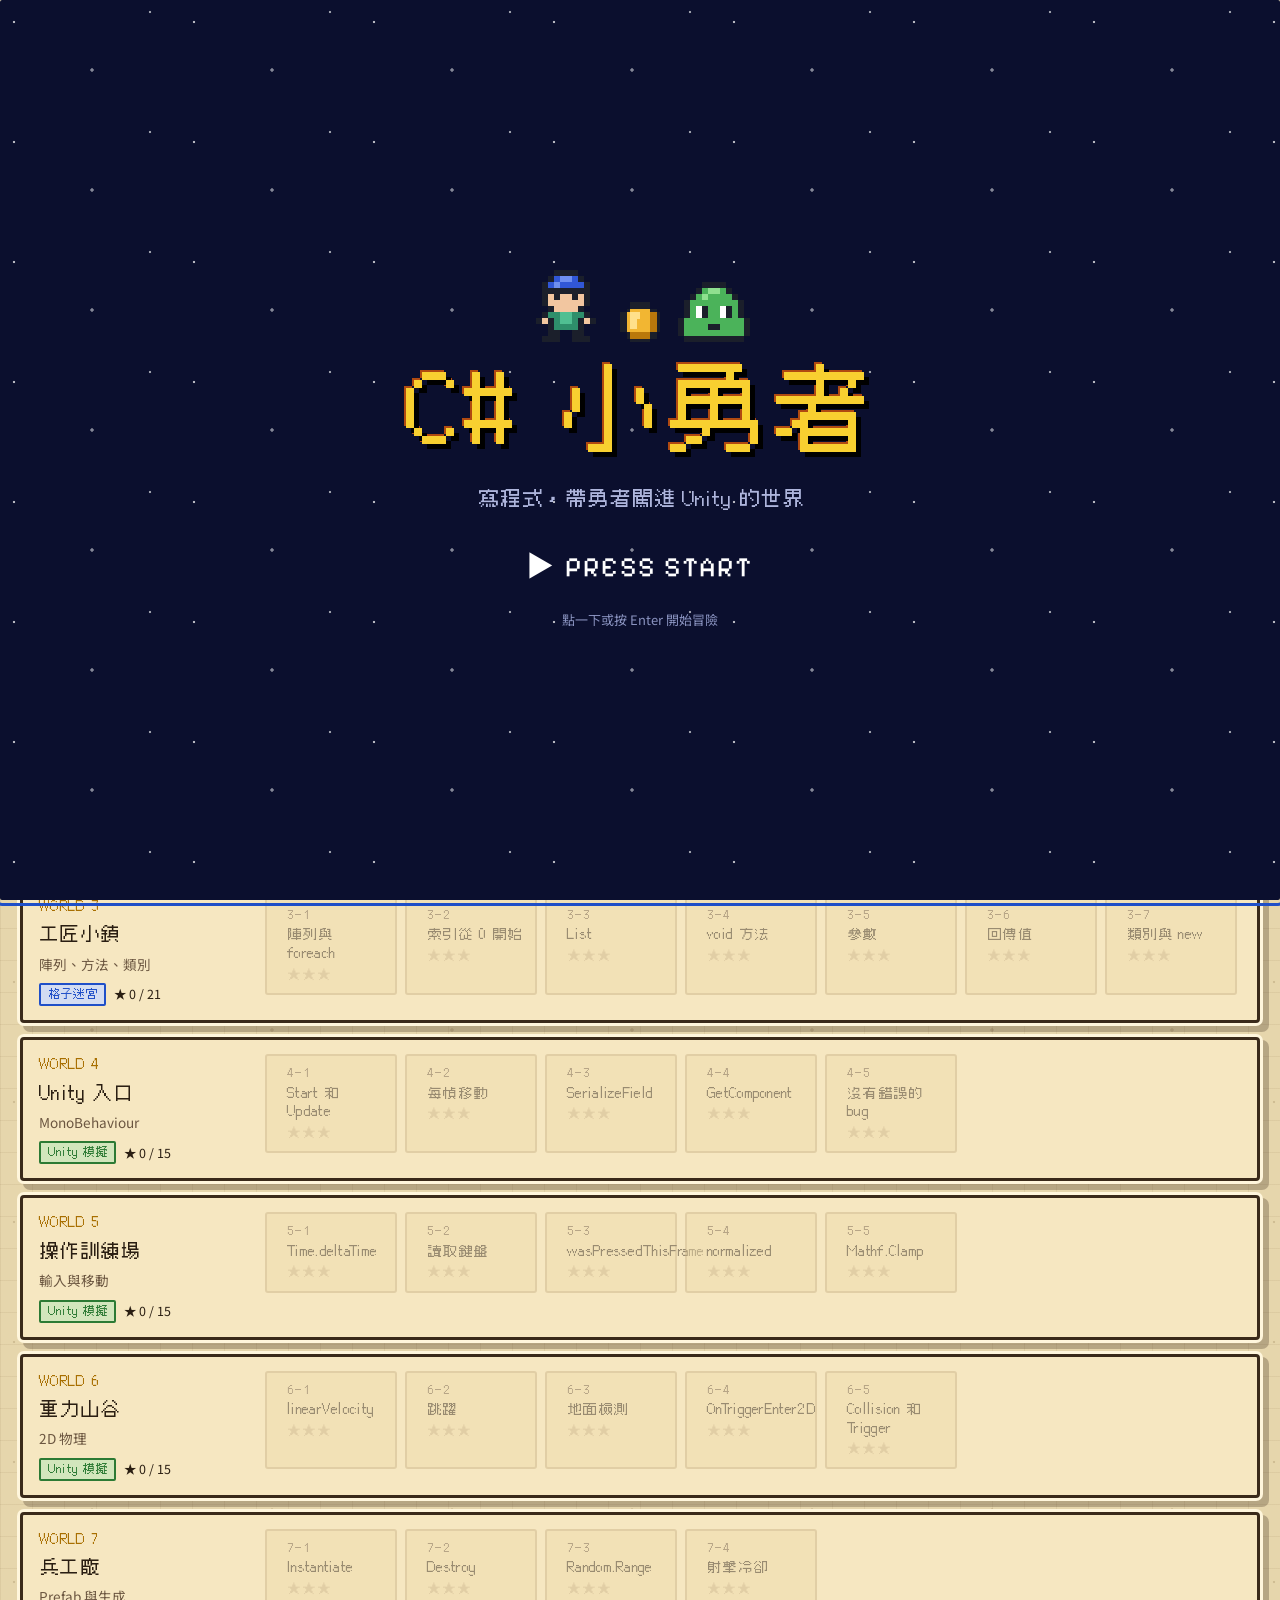
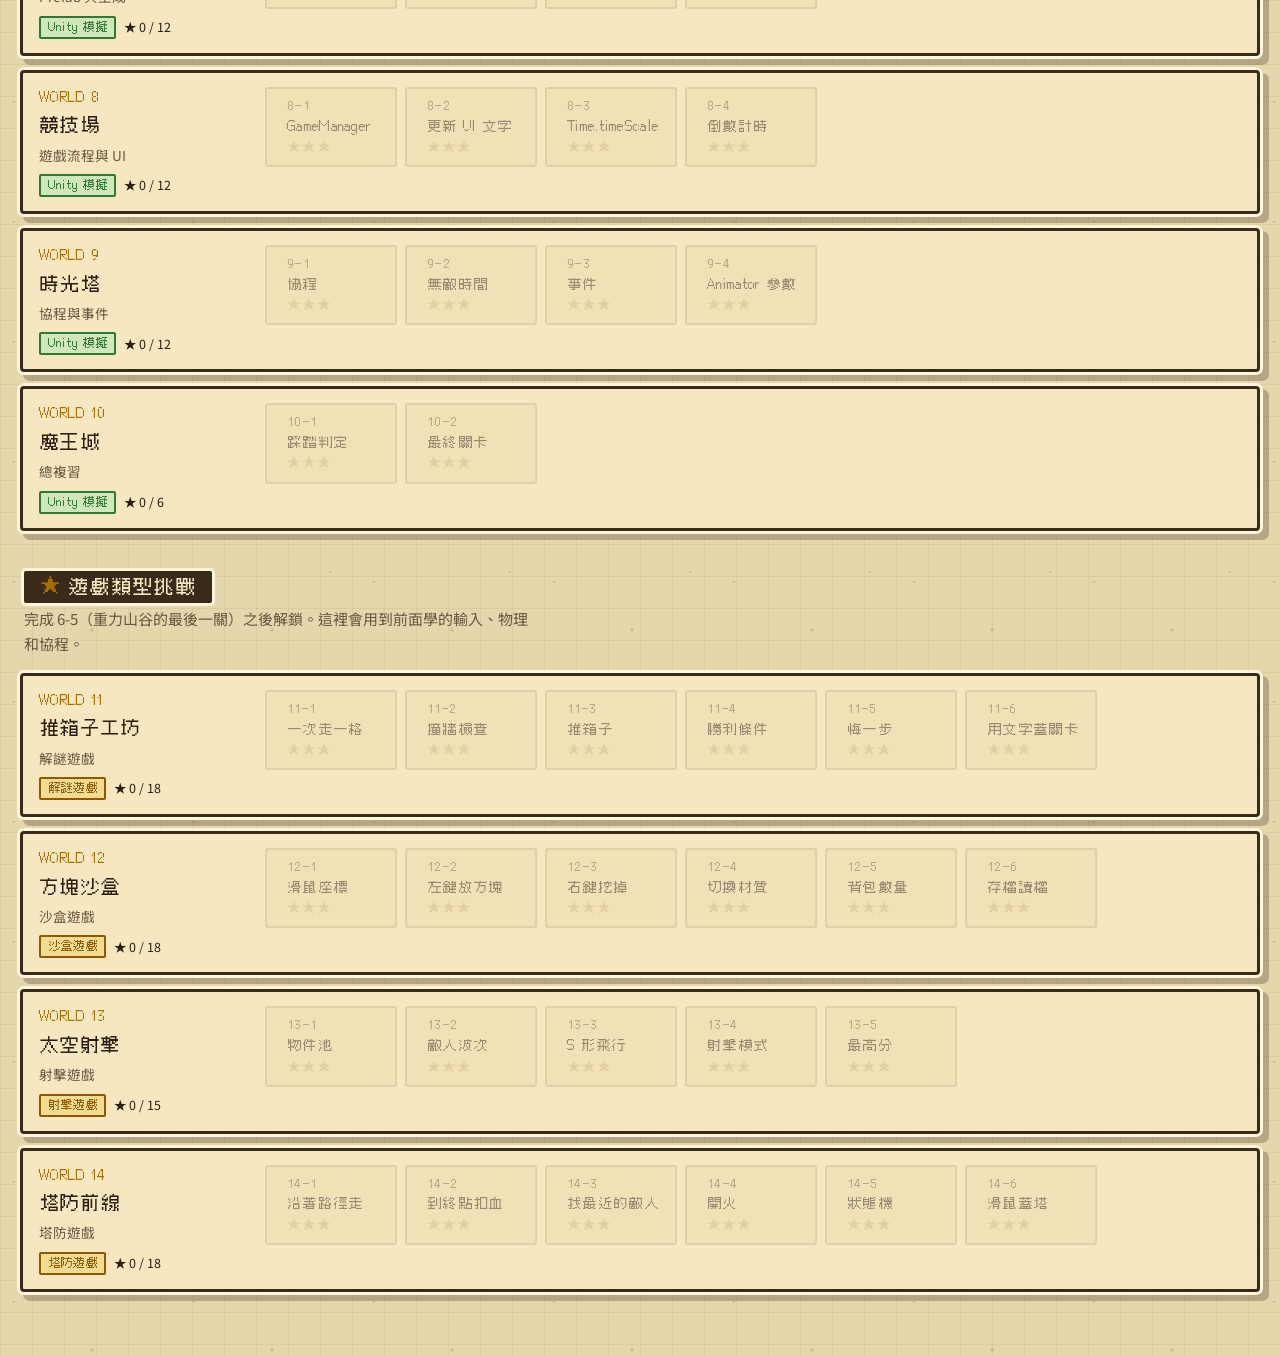
<file: index.html>
<!doctype html>
<html lang="zh-Hant">
<head>
<meta charset="utf-8">
<meta name="viewport" content="width=device-width, initial-scale=1, viewport-fit=cover">
<title>C# 小勇者</title>
<meta name="description" content="寫 C# 控制勇者的 Unity 闖關小遊戲">
<link rel="preconnect" href="https://fonts.googleapis.com">
<link rel="preconnect" href="https://fonts.gstatic.com" crossorigin>
<link rel="stylesheet" href="https://fonts.googleapis.com/css2?family=JetBrains+Mono:wght@400;600&family=Noto+Sans+TC:wght@400;500;700&family=Pixelify+Sans:wght@500;700&display=swap">
<style>
/* Layout: 地圖畫面是一排排的世界；關卡畫面左邊是遊戲舞台 + Console，右邊是說明 + 程式編輯器 */
:root {
  --bg: #E9EDF3;
  --surface: #FFFFFF;
  --surface-2: #F3F6FA;
  --ink: #18202E;
  --muted: #566173;
  --line: #D3DAE4;
  --grid: rgba(47, 91, 234, 0.06);
  --accent: #2F5BEA;
  --accent-ink: #FFFFFF;
  --accent-soft: #E3EAFE;
  --coin: #C98C05;
  --coin-soft: #FBF0D4;
  --good: #1B8A57;
  --good-soft: #DDF3E8;
  --bad: #C63D33;
  --bad-soft: #FBE4E1;
  --warn: #9A6A00;
  --warn-soft: #FFF3D1;
  --code-bg: #161B26;
  --code-head: #1E2533;
  --code-fg: #DCE2EE;
  --code-line: #2A3242;
  --code-muted: #7F8AA0;
  --code-err: rgba(255, 110, 100, 0.18);
  --hl-kw: #8FB2FF;
  --hl-str: #F2C46B;
  --hl-num: #F59E8B;
  --hl-com: #74819A;
  --hl-type: #7FDCC4;
  --hl-fn: #E6A6F5;
  --hl-meta: #B8C47A;
  --console-err: #FF8A80;
  --console-warn: #FFD27A;
  --console-info: #8FB2FF;

  --font-display: "Pixelify Sans", "Noto Sans TC", "Microsoft JhengHei", system-ui, sans-serif;
  --font-body: "Noto Sans TC", "Microsoft JhengHei", "PingFang TC", system-ui, sans-serif;
  --font-mono: "JetBrains Mono", Consolas, "Noto Sans TC", monospace;
  --radius: 10px;
}
@media (prefers-color-scheme: dark) {
  :root:not([data-theme="light"]) {
    --bg: #0F131A;
    --surface: #171C25;
    --surface-2: #1D2330;
    --ink: #E5E9F1;
    --muted: #9AA4B5;
    --line: #2A3140;
    --grid: rgba(124, 155, 255, 0.05);
    --accent: #7C9BFF;
    --accent-ink: #0F131A;
    --accent-soft: #1F2A4A;
    --coin: #F0B630;
    --coin-soft: #3A2F12;
    --good: #4CC38A;
    --good-soft: #143326;
    --bad: #F07067;
    --bad-soft: #3A1A18;
    --warn: #F0C060;
    --warn-soft: #3A2F12;
    --code-bg: #0B0F15;
    --code-head: #131925;
    --code-line: #222A38;
    color-scheme: dark;
  }
}
:root[data-theme="dark"] {
  --bg: #0F131A;
  --surface: #171C25;
  --surface-2: #1D2330;
  --ink: #E5E9F1;
  --muted: #9AA4B5;
  --line: #2A3140;
  --grid: rgba(124, 155, 255, 0.05);
  --accent: #7C9BFF;
  --accent-ink: #0F131A;
  --accent-soft: #1F2A4A;
  --coin: #F0B630;
  --coin-soft: #3A2F12;
  --good: #4CC38A;
  --good-soft: #143326;
  --bad: #F07067;
  --bad-soft: #3A1A18;
  --warn: #F0C060;
  --warn-soft: #3A2F12;
  --code-bg: #0B0F15;
  --code-head: #131925;
  --code-line: #222A38;
  color-scheme: dark;
}

* { box-sizing: border-box; }
body {
  margin: 0;
  background-color: var(--bg);
  background-image: linear-gradient(var(--grid) 1px, transparent 1px), linear-gradient(90deg, var(--grid) 1px, transparent 1px);
  background-size: 32px 32px;
  color: var(--ink);
  font-family: var(--font-body);
  font-size: 15px;
  line-height: 1.65;
}
a { color: var(--accent); }
button { font: inherit; }
:focus-visible { outline: 2px solid var(--accent); outline-offset: 2px; }
code, pre, textarea, .con-body, .insp-ref, input { font-variant-ligatures: none; font-feature-settings: "liga" 0, "calt" 0; }
code { font-family: var(--font-mono); font-size: 0.88em; background: var(--surface-2); border: 1px solid var(--line); border-radius: 5px; padding: 0 0.3em; overflow-wrap: anywhere; }
h1, h2, h3 { margin: 0; line-height: 1.3; text-wrap: balance; }
p { margin: 0; }
[hidden] { display: none !important; }

/* ---------- 頂部 ---------- */
.top {
  position: sticky;
  top: env(safe-area-inset-top, 0px);
  z-index: 30;
  background: var(--surface);
  border-bottom: 1px solid var(--line);
}
.top-in {
  max-width: 1320px; margin: 0 auto;
  padding-inline: 20px; padding-block: 8px;
  display: flex; align-items: center; gap: 14px; flex-wrap: wrap;
}
.logo { font-family: var(--font-display); font-weight: 700; font-size: 1.3rem; color: var(--ink); text-decoration: none; white-space: nowrap; display: flex; align-items: center; gap: 8px; }
.logo span { color: var(--accent); }
.logo canvas { width: 26px; height: 26px; image-rendering: pixelated; }
.top-stars { margin-left: auto; display: flex; align-items: center; gap: 6px; font-variant-numeric: tabular-nums; font-size: 0.9rem; color: var(--muted); white-space: nowrap; }
.top-stars b { font-family: var(--font-display); color: var(--coin); font-size: 1.05rem; }
.top-link { font-size: 0.85rem; white-space: nowrap; }

.btn {
  border: 1px solid var(--line); background: var(--surface); color: var(--ink);
  border-radius: 8px; padding: 6px 14px; cursor: pointer; font-size: 0.9rem; line-height: 1.4;
  display: inline-flex; align-items: center; gap: 6px; white-space: nowrap; text-decoration: none;
}
.btn:hover { border-color: var(--accent); }
.btn:disabled { opacity: 0.5; cursor: default; }
.btn-primary { background: var(--accent); border-color: var(--accent); color: var(--accent-ink); font-weight: 700; }
.btn-primary:hover { filter: brightness(1.08); }
.btn-run { background: var(--good); border-color: var(--good); color: #fff; font-weight: 700; padding-inline: 18px; }
.btn-stop { background: var(--bad); border-color: var(--bad); color: #fff; font-weight: 700; padding-inline: 18px; }
.btn-ghost { background: transparent; }
.btn-sm { padding: 3px 10px; font-size: 0.8rem; }

main { max-width: 1320px; margin: 0 auto; padding-inline: 20px; padding-block: 20px 64px; }

/* ---------- 地圖 ---------- */
.map-head { display: flex; align-items: flex-end; justify-content: space-between; gap: 16px; flex-wrap: wrap; margin-bottom: 18px; }
.map-head h1 { font-size: 1.7rem; }
.map-head p { color: var(--muted); max-width: 60ch; margin-top: 4px; }
.map-actions { display: flex; gap: 8px; flex-wrap: wrap; align-items: center; }
.worlds { display: grid; gap: 14px; }
.world {
  display: grid; grid-template-columns: 210px minmax(0, 1fr); gap: 16px;
  background: var(--surface); border: 1px solid var(--line); border-radius: var(--radius); padding: 14px 16px;
}
.world-label { display: grid; gap: 2px; align-content: start; }
.world-no { font-family: var(--font-display); color: var(--accent); font-size: 0.85rem; letter-spacing: 0.06em; }
.world-name { font-weight: 700; font-size: 1.1rem; }
.world-sub { color: var(--muted); font-size: 0.85rem; }
.world-meta { display: flex; gap: 8px; align-items: center; flex-wrap: wrap; margin-top: 6px; font-size: 0.78rem; }
.chip { border-radius: 999px; padding: 1px 8px; font-size: 0.72rem; font-weight: 700; letter-spacing: 0.04em; white-space: nowrap; }
.chip-grid { background: var(--accent-soft); color: var(--accent); }
.chip-unity { background: var(--good-soft); color: var(--good); }
.chip-genre { background: var(--coin-soft); color: var(--warn); }
.genre-head { padding: 18px 4px 2px; display: grid; gap: 4px; }
.genre-head h2 { font-size: 1.3rem; }
.genre-head p { color: var(--muted); max-width: 64ch; }
.nodes { display: flex; flex-wrap: wrap; gap: 8px; align-content: start; }
.node {
  width: 132px; min-height: 74px; text-align: left;
  border: 1px solid var(--line); background: var(--surface-2); color: var(--ink);
  border-radius: 8px; padding: 7px 10px; cursor: pointer; display: grid; gap: 1px; align-content: start;
}
.node:hover:not(:disabled) { border-color: var(--accent); }
.node:disabled { opacity: 0.45; cursor: not-allowed; }
.node-id { font-family: var(--font-display); font-size: 0.78rem; color: var(--muted); font-variant-numeric: tabular-nums; }
.node-title { font-size: 0.86rem; font-weight: 500; line-height: 1.35; }
.node-stars { font-size: 0.8rem; letter-spacing: 1px; color: var(--line); }
.node-stars .on { color: var(--coin); }
.node.done { background: var(--coin-soft); border-color: color-mix(in srgb, var(--coin) 45%, var(--line)); }
.node.next { border-color: var(--accent); box-shadow: 0 0 0 2px var(--accent-soft); }

/* ---------- 關卡 ---------- */
.lv-bar { display: flex; align-items: center; gap: 10px; flex-wrap: wrap; margin-bottom: 14px; }
.lv-id { font-family: var(--font-display); color: var(--accent); font-size: 1rem; white-space: nowrap; }
.lv-bar h1 { font-size: 1.35rem; }
.lv-bar .spacer { flex: 1; }
.lv-grid { display: grid; grid-template-columns: minmax(0, 0.95fr) minmax(0, 1.05fr); gap: 18px; align-items: start; }
.col { display: grid; gap: 14px; min-width: 0; }
.col-left { position: sticky; top: calc(env(safe-area-inset-top, 0px) + 62px); }

.stage-wrap { position: relative; border-radius: var(--radius); overflow: hidden; border: 1px solid var(--code-line); background: #1d2333; }
#stage { display: block; width: 100%; height: auto; image-rendering: pixelated; touch-action: none; }
.stage-wrap.frozen #stage { filter: grayscale(0.9) brightness(0.65); }
.freeze {
  position: absolute; inset: 0; display: grid; place-items: center; padding: 16px;
}
.freeze-box {
  max-width: 380px; width: 100%; background: #f4f5f7; color: #1b1f2b; border: 1px solid #8a93a6; border-radius: 6px;
  box-shadow: 0 10px 30px rgba(0,0,0,.35); overflow: hidden; font-size: 0.88rem;
}
.freeze-title { background: #dfe3ea; padding: 6px 12px; font-weight: 700; display: flex; justify-content: space-between; }
.freeze-body { padding: 12px 14px; display: grid; gap: 8px; }
.keys { display: flex; flex-wrap: wrap; gap: 6px; }
.key {
  min-width: 46px; padding: 8px 10px; border-radius: 8px; border: 1px solid var(--line); border-bottom-width: 3px;
  background: var(--surface); color: var(--ink); font-family: var(--font-mono); font-weight: 600; cursor: pointer;
  touch-action: none; user-select: none;
}
.key.down { background: var(--accent-soft); border-color: var(--accent); }
.stage-note { font-size: 0.82rem; color: var(--muted); }

.panel { background: var(--surface); border: 1px solid var(--line); border-radius: var(--radius); overflow: hidden; min-width: 0; }
.counts span { white-space: nowrap; }
.panel-head { display: flex; flex-wrap: wrap; align-items: center; gap: 8px; padding: 7px 12px; border-bottom: 1px solid var(--line); background: var(--surface-2); font-size: 0.82rem; font-weight: 700; }
.panel-head .spacer { flex: 1; }
.counts { display: flex; gap: 8px; font-weight: 500; font-variant-numeric: tabular-nums; color: var(--muted); }
.counts .e { color: var(--bad); }
.counts .w { color: var(--warn); }

/* Console */
.console { background: var(--code-bg); border-color: var(--code-line); }
.console .panel-head { background: var(--code-head); border-color: var(--code-line); color: var(--code-fg); }
.console .panel-head .btn { background: transparent; color: var(--code-fg); border-color: var(--code-line); }
.console .counts { color: var(--code-muted); }
.console .counts .e { color: var(--console-err); }
.console .counts .w { color: var(--console-warn); }
.con-body { max-height: 240px; min-height: 92px; overflow: auto; padding: 4px 0; font-family: var(--font-mono); font-size: 0.8rem; }
.con-empty { color: var(--code-muted); padding: 8px 14px; font-family: var(--font-body); }
.con-line { display: grid; grid-template-columns: 16px minmax(0, 1fr) auto; gap: 8px; padding: 3px 12px; color: var(--code-fg); border-bottom: 1px solid var(--code-line); }
.con-line .ico { text-align: center; color: var(--code-muted); }
.con-line .txt { white-space: pre-wrap; overflow-wrap: anywhere; }
.con-line .zh { display: block; color: var(--code-muted); font-family: var(--font-body); font-size: 0.8rem; margin-top: 2px; }
.con-line .cnt { background: var(--code-line); color: var(--code-fg); border-radius: 999px; padding: 0 7px; font-size: 0.72rem; align-self: start; }
.con-line.error .txt, .con-line.error .ico { color: var(--console-err); }
.con-line.warn .txt, .con-line.warn .ico { color: var(--console-warn); }
.con-line.info .txt, .con-line.info .ico { color: var(--console-info); }
.con-line.clickable { cursor: pointer; }
.con-line.clickable:hover { background: rgba(255,255,255,.04); }

/* Inspector */
.insp-comp { padding: 6px 12px 10px; display: grid; gap: 6px; }
.insp-title { display: flex; align-items: center; gap: 8px; font-size: 0.82rem; font-weight: 700; padding-top: 4px; }
.insp-title .obj { color: var(--muted); font-weight: 500; }
.insp-row { display: grid; grid-template-columns: minmax(0, 0.9fr) minmax(0, 1.1fr); gap: 10px; align-items: center; font-size: 0.85rem; }
.insp-row label { color: var(--muted); overflow: hidden; text-overflow: ellipsis; white-space: nowrap; }
.insp-row input[type="number"], .insp-row input[type="text"] {
  width: 100%; font: inherit; font-family: var(--font-mono); font-size: 0.82rem; padding: 3px 8px;
  border: 1px solid var(--line); border-radius: 6px; background: var(--surface-2); color: var(--ink);
}
.insp-row input[type="checkbox"] { width: 16px; height: 16px; accent-color: var(--accent); }
.insp-ref { font-family: var(--font-mono); font-size: 0.78rem; background: var(--surface-2); border: 1px solid var(--line); border-radius: 6px; padding: 2px 8px; overflow: hidden; text-overflow: ellipsis; white-space: nowrap; }
.insp-empty { padding: 10px 12px; color: var(--muted); font-size: 0.85rem; }

/* 說明卡 */
.brief { background: var(--surface); border: 1px solid var(--line); border-radius: var(--radius); padding: 14px 16px; display: grid; gap: 10px; }
.concept { font-size: 0.95rem; }
.goal { display: flex; gap: 10px; align-items: baseline; background: var(--accent-soft); border-radius: 8px; padding: 8px 12px; font-weight: 500; }
.goal-tag { font-family: var(--font-display); color: var(--accent); white-space: nowrap; font-size: 0.85rem; }
.brief-foot { display: flex; gap: 12px; flex-wrap: wrap; font-size: 0.82rem; color: var(--muted); align-items: center; }

.tabs { display: inline-flex; border: 1px solid var(--line); border-radius: 9px; padding: 3px; background: var(--surface); gap: 2px; }
.tab { border: 0; background: transparent; color: var(--muted); padding: 5px 14px; border-radius: 7px; cursor: pointer; font-size: 0.88rem; font-weight: 500; }
.tab[aria-selected="true"] { background: var(--accent); color: var(--accent-ink); }
.tab-dot { display: inline-block; width: 8px; height: 8px; border-radius: 50%; background: var(--bad); margin-left: 6px; vertical-align: middle; }
.ws-card { margin-bottom: 14px; border-color: color-mix(in srgb, var(--good) 40%, var(--line)); }
.ws-desc { display: flex; gap: 14px; align-items: center; justify-content: space-between; flex-wrap: wrap; }
.ws-desc p { max-width: 62ch; color: var(--muted); }
.stage-wrap:focus { outline: none; }
.toolbar { display: flex; gap: 8px; flex-wrap: wrap; align-items: center; }
.toolbar .spacer { flex: 1; }

/* 編輯器 */
.editor { background: var(--code-bg); border: 1px solid var(--code-line); border-radius: var(--radius); overflow: hidden; }
.editor-head { display: flex; align-items: center; justify-content: space-between; gap: 8px; background: var(--code-head); border-bottom: 1px solid var(--code-line); padding: 5px 10px 5px 14px; font-family: var(--font-mono); font-size: 0.75rem; color: var(--code-muted); }
.editor-head .btn { background: transparent; color: var(--code-fg); border-color: var(--code-line); }
.ed-body { display: flex; max-height: 560px; overflow: auto; }
.gutter { flex: none; padding: 12px 8px 12px 10px; text-align: right; color: var(--code-muted); font-family: var(--font-mono); font-size: 13px; line-height: 21px; user-select: none; border-right: 1px solid var(--code-line); position: sticky; left: 0; background: var(--code-bg); z-index: 1; }
.gutter div.err { color: var(--console-err); font-weight: 600; }
.ed-area { position: relative; flex: 1; min-width: 0; }
.ed-area pre, .ed-area textarea {
  margin: 0; padding: 12px 14px; border: 0; font-family: var(--font-mono); font-size: 13px; line-height: 21px;
  white-space: pre; tab-size: 4; letter-spacing: 0; font-variant-ligatures: none;
}
.ed-area pre { color: var(--code-fg); pointer-events: none; min-height: 100%; }
.ed-area textarea {
  position: absolute; inset: 0; width: 100%; height: 100%; resize: none; overflow: hidden;
  background: transparent; color: transparent; caret-color: #ffffff; outline: none;
}
.ed-area textarea::selection { background: rgba(124, 155, 255, 0.35); color: transparent; }
.ed-area textarea[readonly] { caret-color: transparent; }
.hl .ln { display: block; min-height: 21px; }
.hl .ln.err { background: var(--code-err); }
.t-kw { color: var(--hl-kw); }
.t-str { color: var(--hl-str); }
.t-num { color: var(--hl-num); }
.t-com { color: var(--hl-com); font-style: italic; }
.t-type { color: var(--hl-type); }
.t-fn { color: var(--hl-fn); }
.t-meta { color: var(--hl-meta); }

/* 選擇模式 */
.choices { display: grid; gap: 10px; }
.choice { border: 1px solid var(--line); border-radius: var(--radius); background: var(--surface); overflow: hidden; min-width: 0; }
.choice-head { display: flex; align-items: center; gap: 10px; padding: 7px 12px; border-bottom: 1px solid var(--line); background: var(--surface-2); }
.choice-letter { font-family: var(--font-display); font-size: 1rem; color: var(--accent); }
.choice-head .spacer { flex: 1; }
.choice pre { margin: 0; background: var(--code-bg); color: var(--code-fg); font-family: var(--font-mono); font-size: 12.5px; line-height: 19px; padding: 10px 0; overflow-x: auto; max-height: 260px; }
.choice pre .ln { display: block; padding-inline: 14px; min-height: 19px; }
.choice pre .ln.chg { background: rgba(124, 155, 255, 0.16); box-shadow: inset 3px 0 0 #7c9bff; }
.verdict { padding: 9px 12px; font-size: 0.88rem; display: grid; gap: 2px; }
.verdict b { font-weight: 700; }
.verdict.ok { background: var(--good-soft); }
.verdict.ok b { color: var(--good); }
.verdict.no { background: var(--bad-soft); }
.verdict.no b { color: var(--bad); }

/* 結果與提示 */
.result { border-radius: var(--radius); padding: 12px 16px; display: grid; gap: 8px; border: 1px solid var(--line); background: var(--surface); }
.result.win { background: var(--good-soft); border-color: var(--good); }
.result.lose { background: var(--bad-soft); border-color: var(--bad); }
.result.info { background: var(--warn-soft); border-color: var(--warn); }
.result-title { font-weight: 700; display: flex; align-items: center; gap: 10px; flex-wrap: wrap; }
.result-stars { font-size: 1.3rem; letter-spacing: 3px; color: var(--line); }
.result-stars .on { color: var(--coin); }
.result-actions { display: flex; gap: 8px; flex-wrap: wrap; }
.hints { display: grid; gap: 8px; }
.hint { background: var(--warn-soft); border: 1px solid color-mix(in srgb, var(--warn) 40%, var(--line)); border-radius: 8px; padding: 8px 12px; font-size: 0.9rem; }
.hint pre { margin: 6px 0 0; background: var(--code-bg); color: var(--code-fg); border-radius: 6px; padding: 8px 10px; font-family: var(--font-mono); font-size: 12px; overflow-x: auto; }
.hint-tag { font-weight: 700; color: var(--warn); margin-right: 6px; }

.dialog-bg { position: fixed; inset: 0; background: rgba(10, 14, 22, 0.55); display: grid; place-items: center; padding: 16px; z-index: 50; }
.dialog { background: var(--surface); border: 1px solid var(--line); border-radius: var(--radius); padding: 18px 20px; max-width: 420px; width: 100%; display: grid; gap: 12px; }
.dialog h2 { font-size: 1.1rem; }
.dialog .row { display: flex; gap: 8px; justify-content: flex-end; flex-wrap: wrap; }
.switch { display: flex; align-items: center; gap: 10px; cursor: pointer; }
.switch input { width: 18px; height: 18px; accent-color: var(--accent); }

@media (max-width: 980px) {
  .lv-grid { grid-template-columns: minmax(0, 1fr); }
  .col-left { position: static; }
  .col-right { display: contents; }
  .brief { order: -2; }
  .brief.ws-challenges { order: 1; }
  .col-left { order: -1; }
}
@media (max-width: 720px) {
  main { padding-inline: 16px; padding-block: 14px 48px; }
  .top-in { padding-inline: 16px; }
  .world { grid-template-columns: minmax(0, 1fr); gap: 10px; }
  .node { width: calc(50% - 4px); }
  .top-link { display: none; }
}
@media (prefers-reduced-motion: reduce) { * { scroll-behavior: auto !important; } }
</style>
<link rel="stylesheet" href="css/pixel.css">
</head>
<body>
<header class="top">
  <div class="top-in">
    <a class="logo" href="#map" aria-label="回到地圖"><canvas id="logoIcon" width="12" height="12" aria-hidden="true"></canvas>C# <span>小勇者</span></a>
    <div class="top-stars" title="總星星數">★ <b id="starCount">0</b> / <span id="starTotal">0</span></div>
    <a class="top-link" href="handbook.html" target="_blank" rel="noopener">闖關手冊（講義）</a>
    <button class="btn btn-sm px-sound" type="button" id="soundBtn" aria-pressed="true" aria-label="音效" title="音效開關">♪<span class="px-sound-label"> 音效</span></button>
    <button class="btn btn-sm" type="button" id="settingsBtn">設定</button>
  </div>
</header>

<main id="app"></main>

<div class="dialog-bg" id="settings" hidden>
  <div class="dialog" role="dialog" aria-labelledby="settingsTitle">
    <h2 id="settingsTitle">設定</h2>
    <label class="switch"><input type="checkbox" id="unlockAll"> 全部關卡解鎖（可以直接跳關）</label>
    <label class="switch"><input type="checkbox" id="soundOn"> 8-bit 音效</label>
    <div class="row">
      <button class="btn" type="button" id="resetBtn">清除所有進度</button>
      <button class="btn btn-primary" type="button" id="settingsClose">完成</button>
    </div>
    <p id="resetConfirm" class="stage-note" hidden>再按一次「清除所有進度」就會刪掉星星和寫過的程式。</p>
  </div>
</div>

<script src="js/sfx.js"></script>
<script src="js/interpreter.js"></script>
<script src="js/sprites.js"></script>
<script src="js/stage-grid.js"></script>
<script src="js/stage-unity.js"></script>
<script src="js/levels.js"></script>
<script src="js/levels-genres.js"></script>
<script src="js/workshop.js"></script>
<script src="js/app.js"></script>
</body>
</html>
</file>
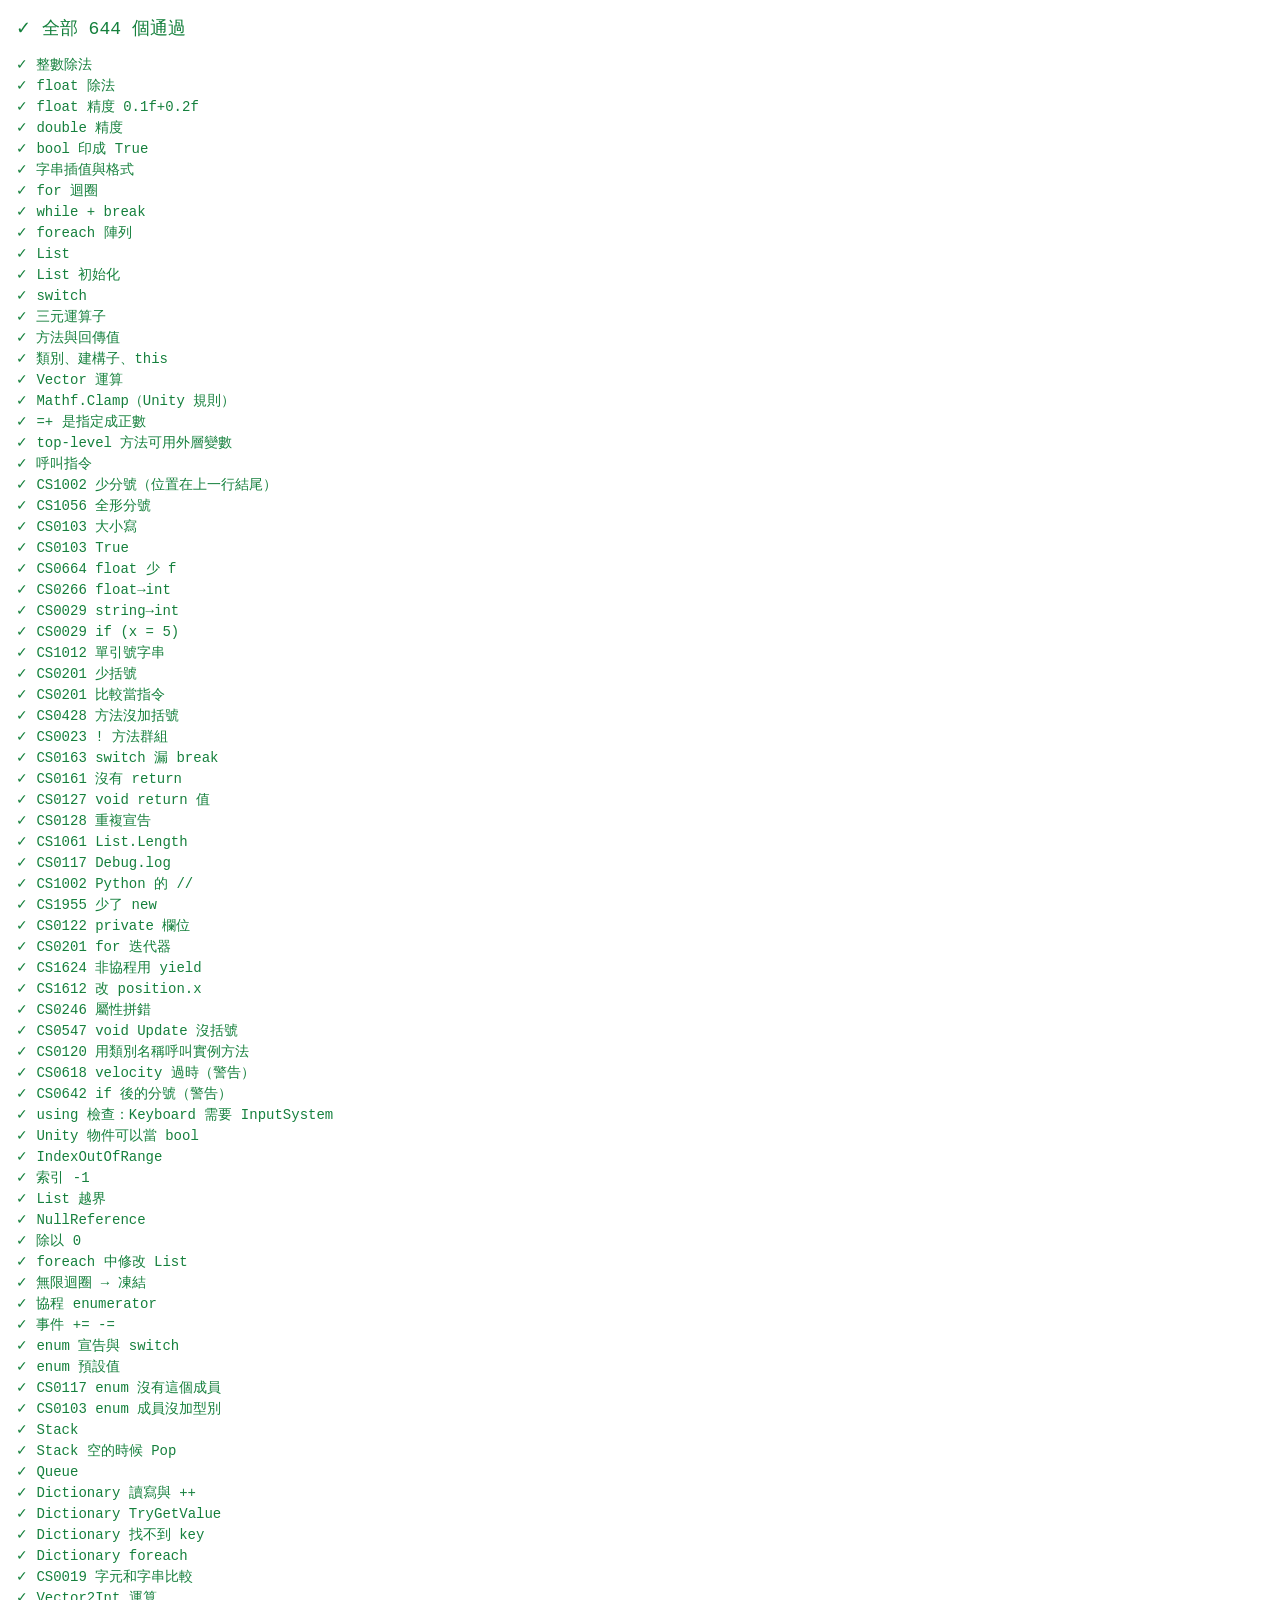
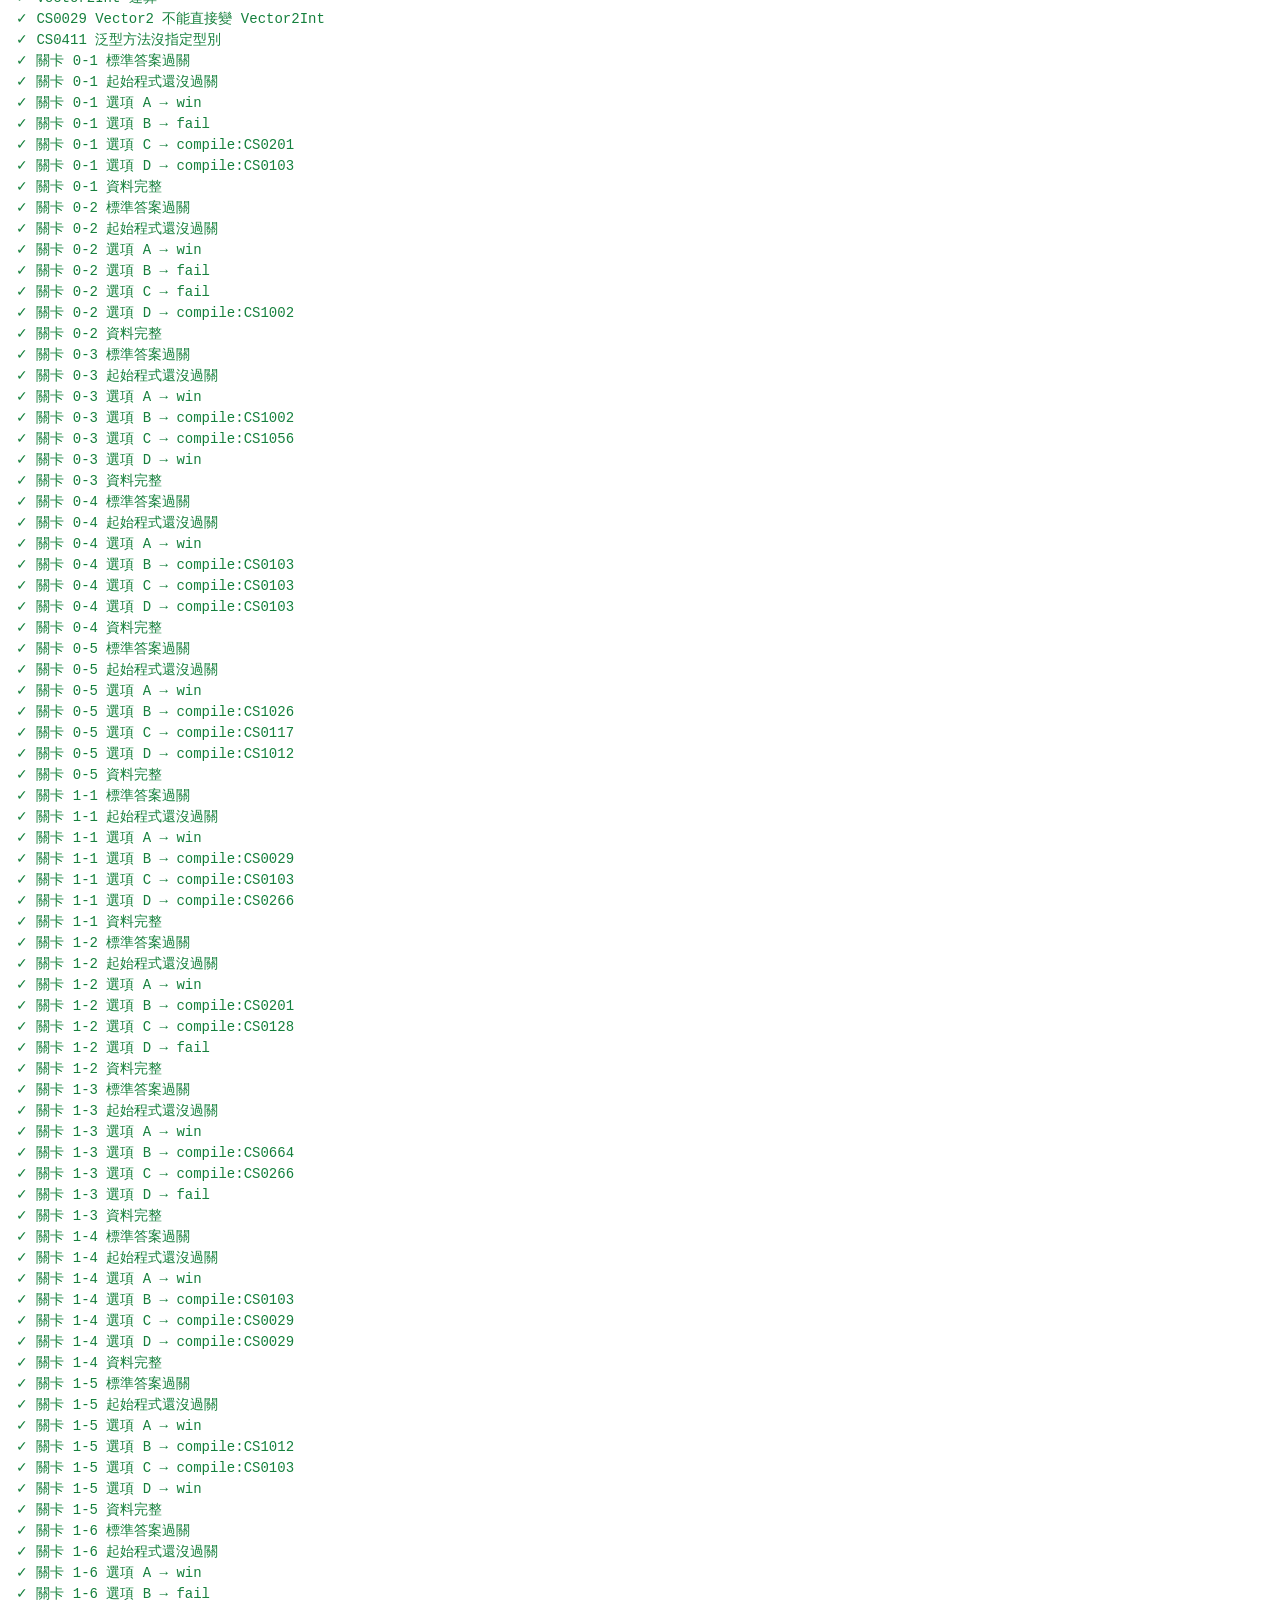
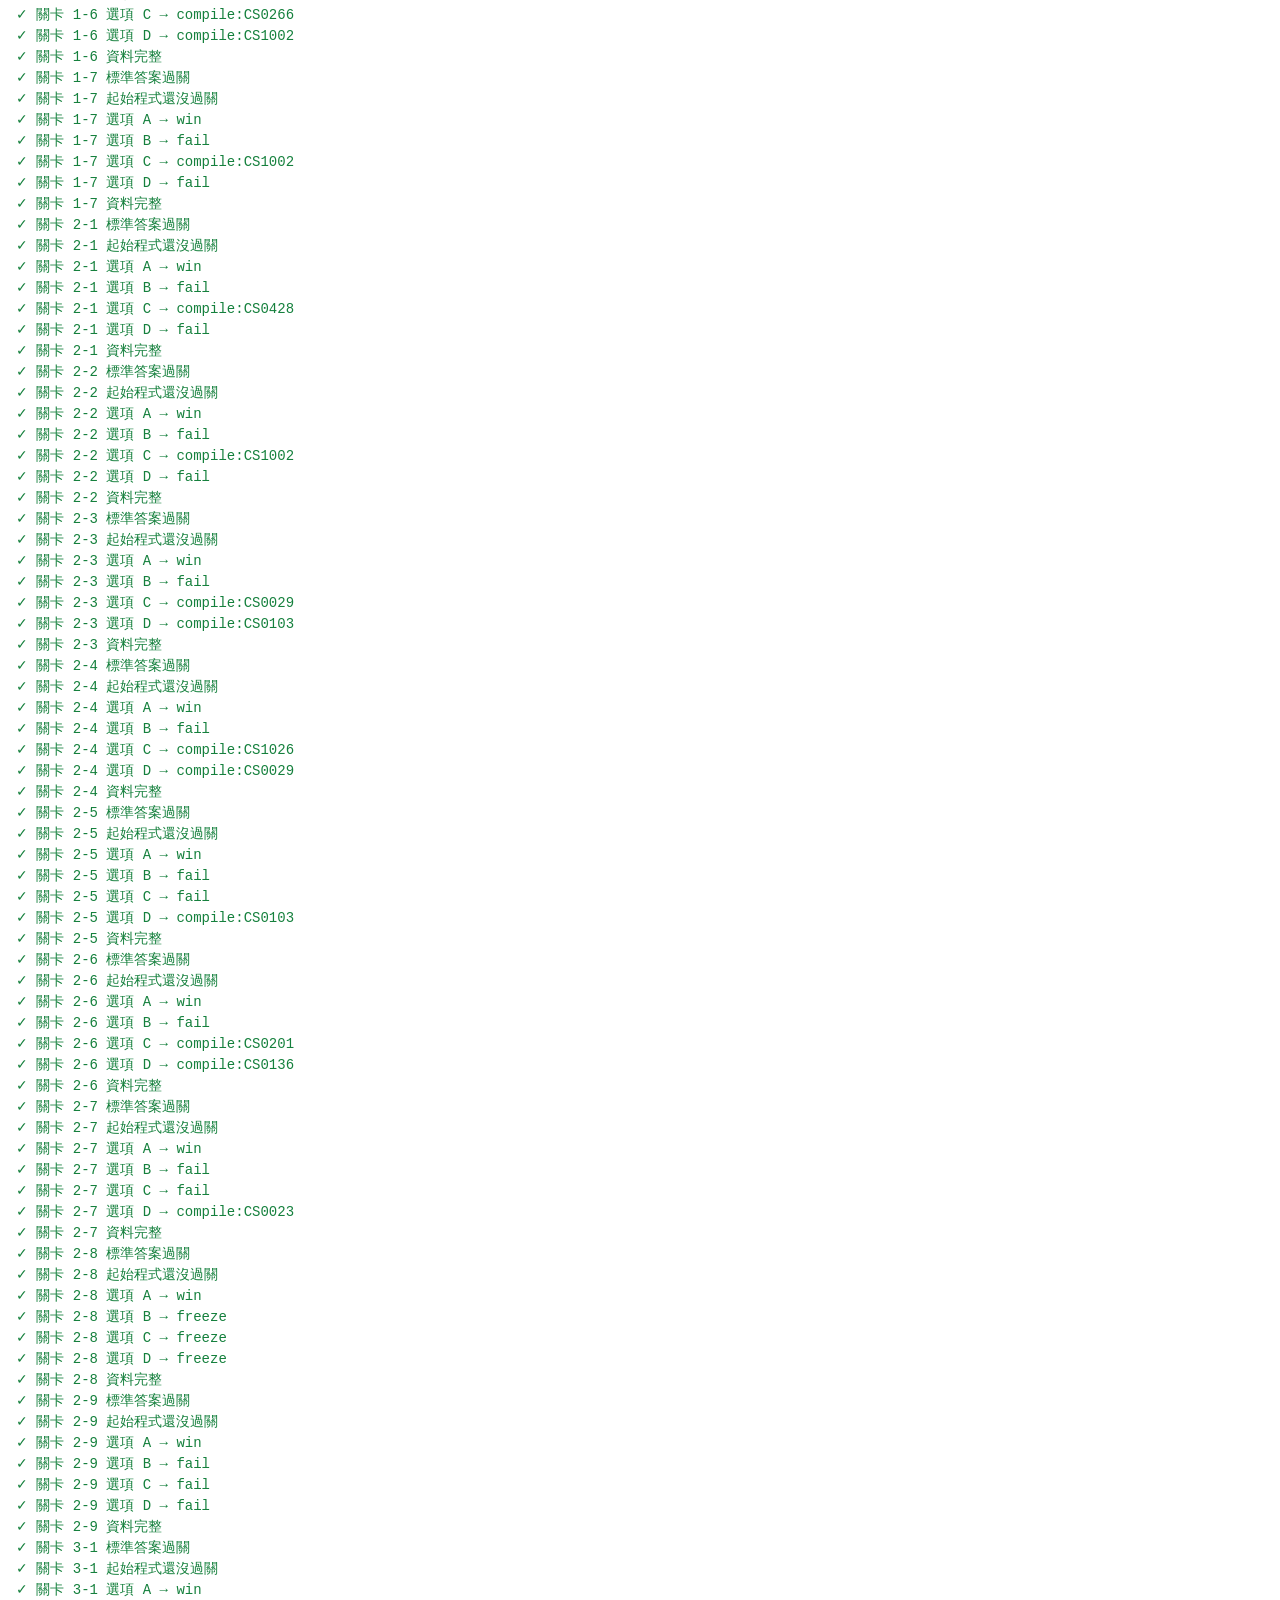
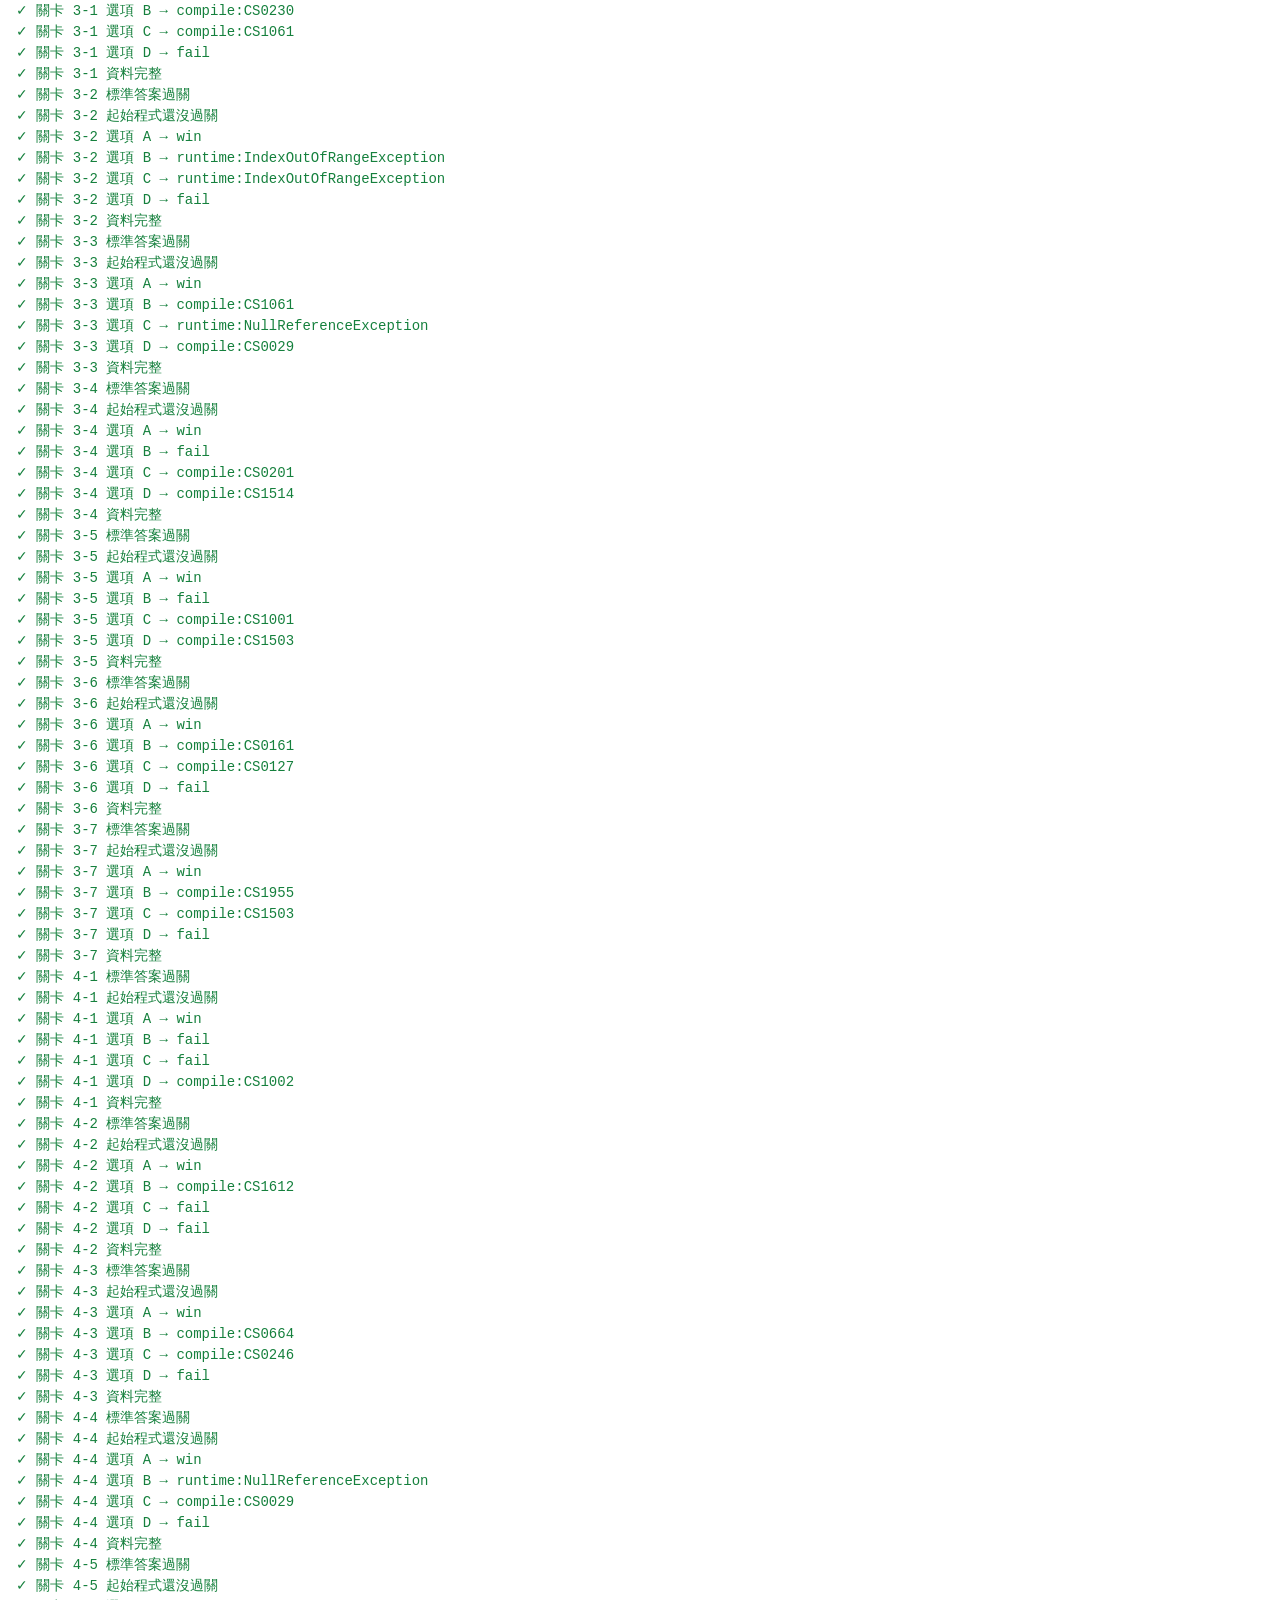
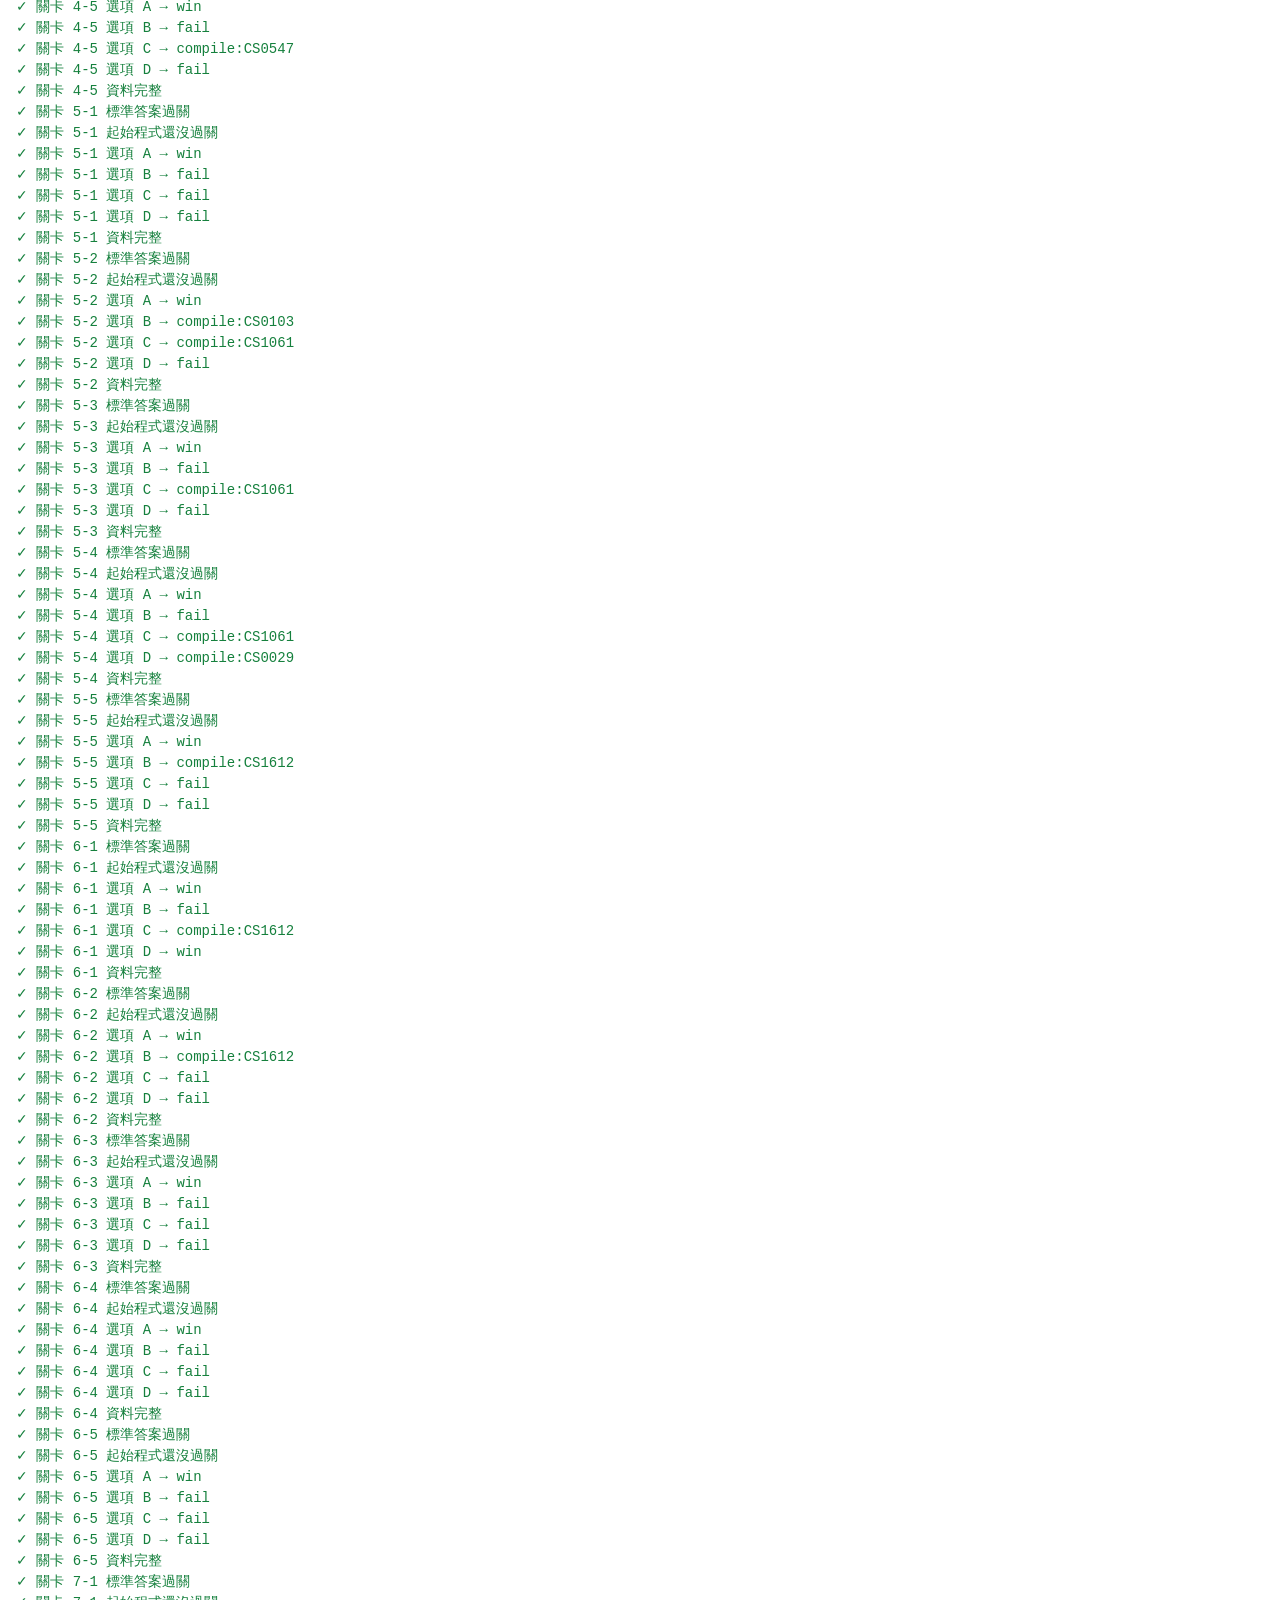
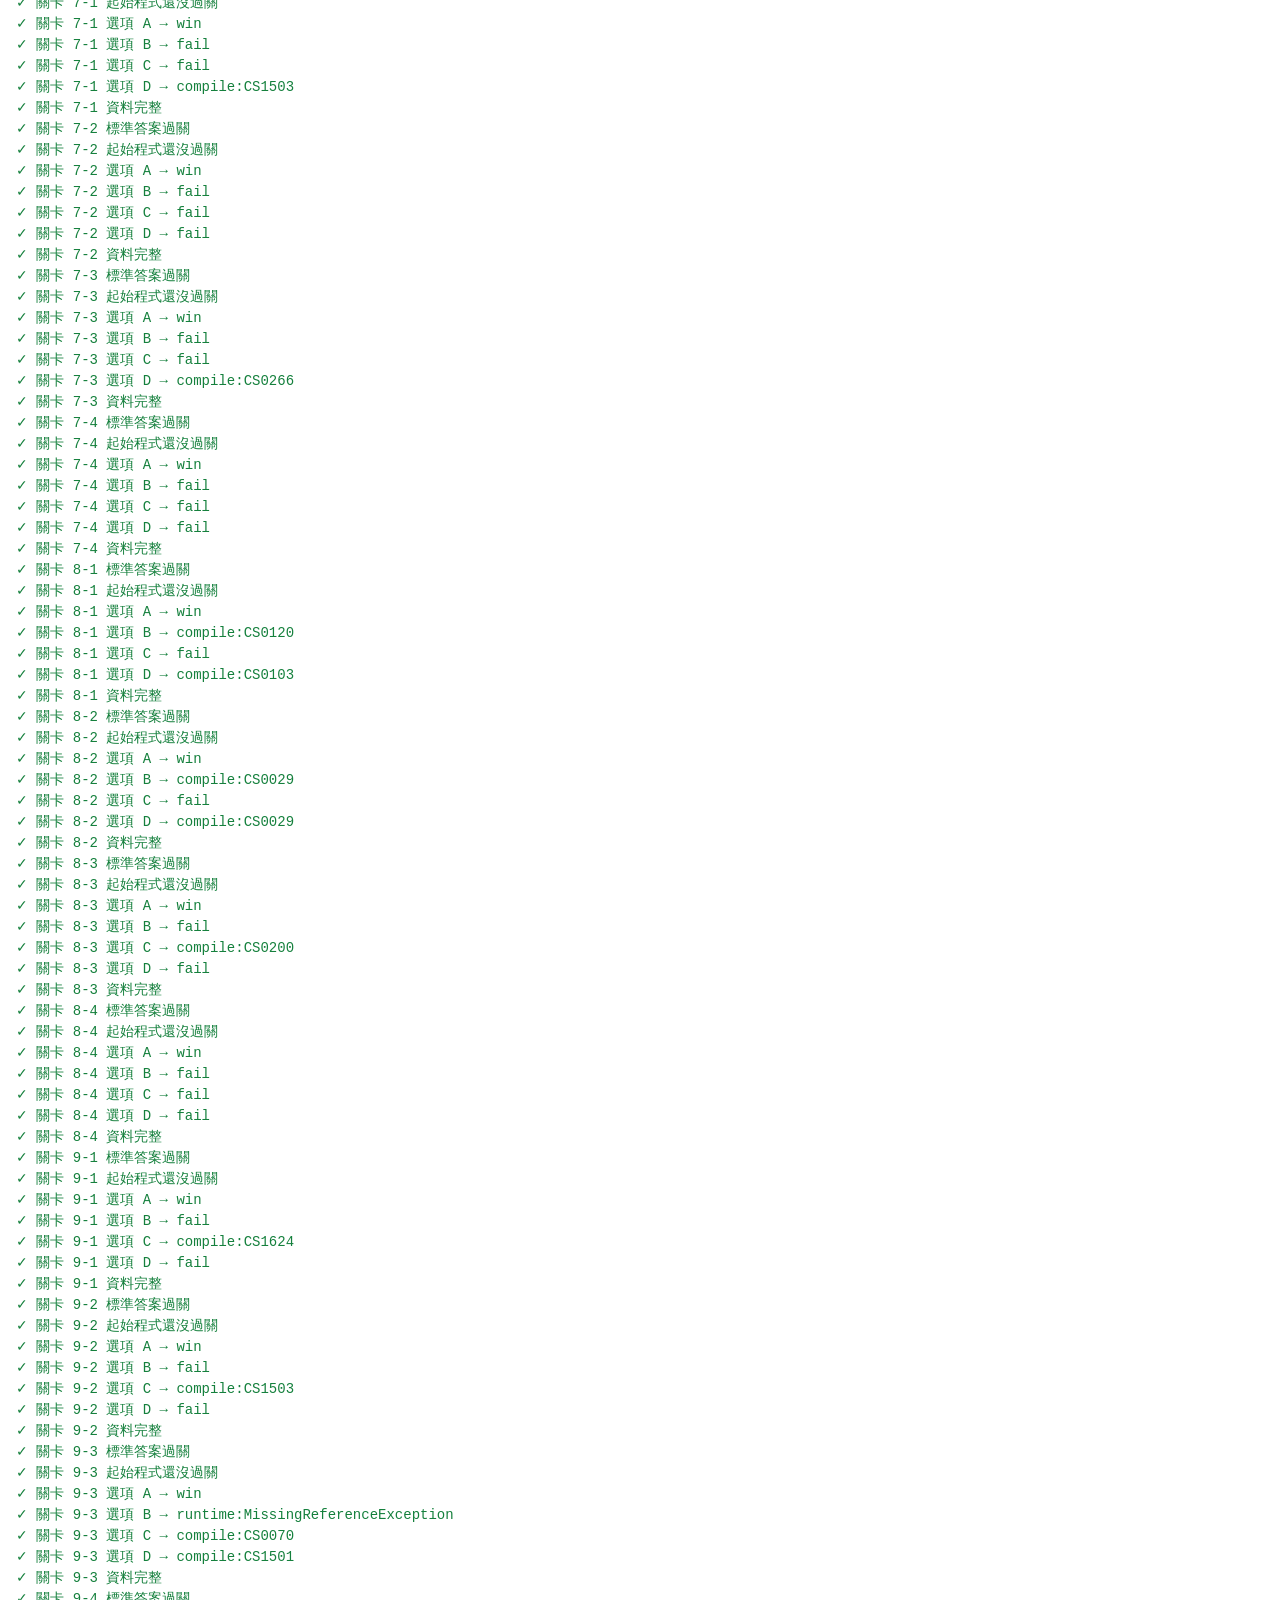
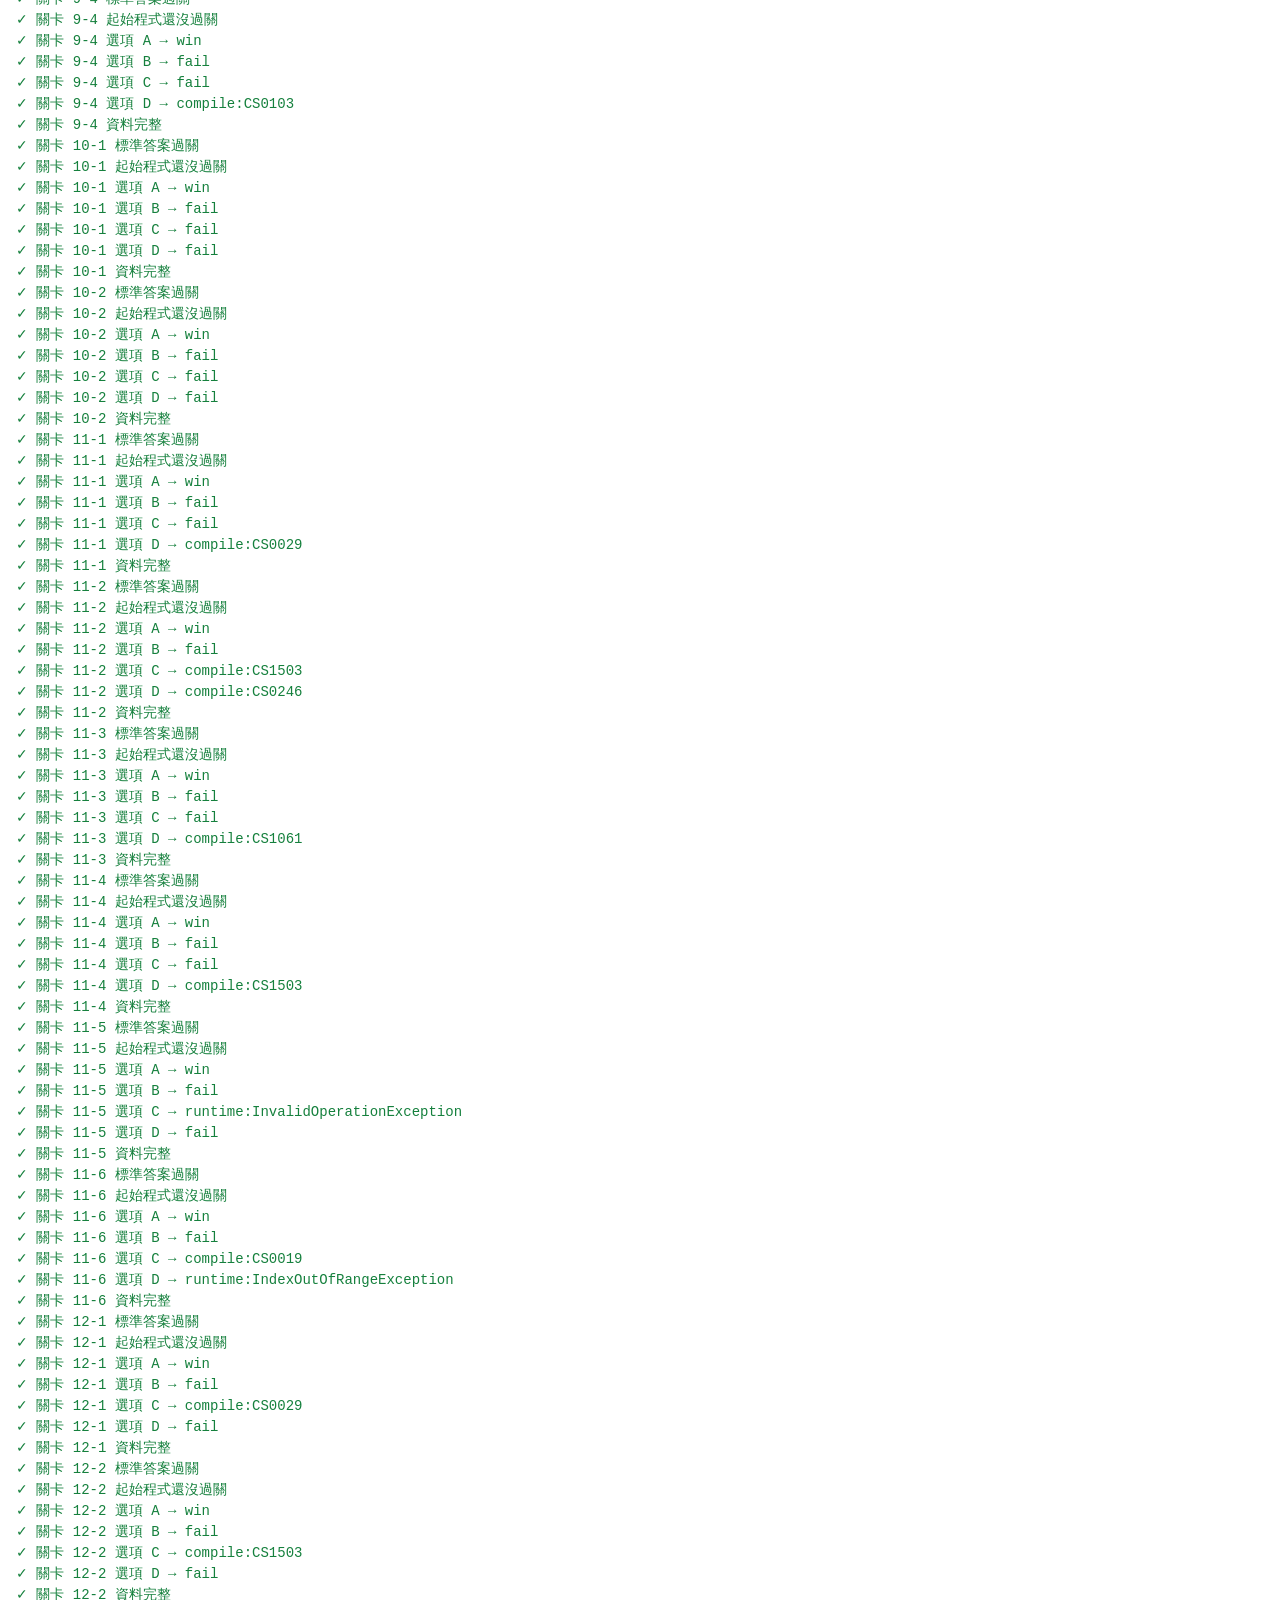
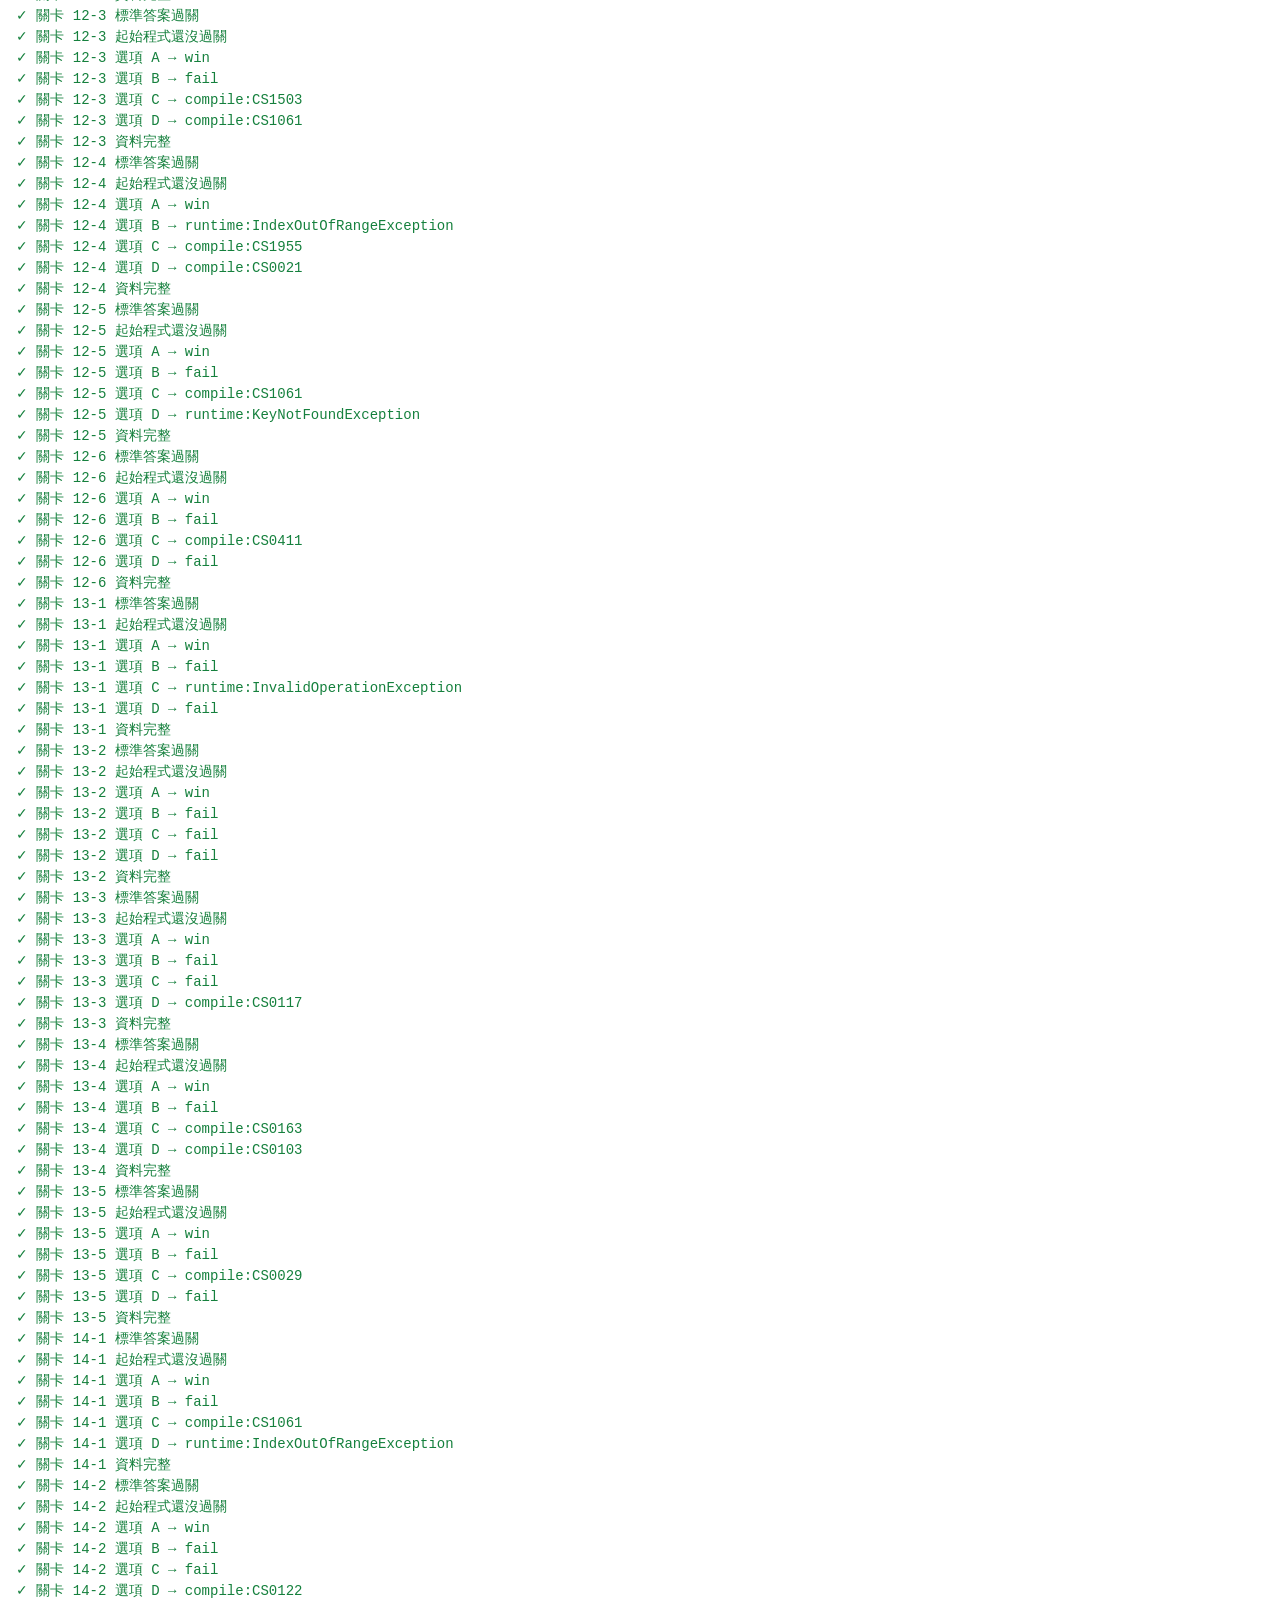
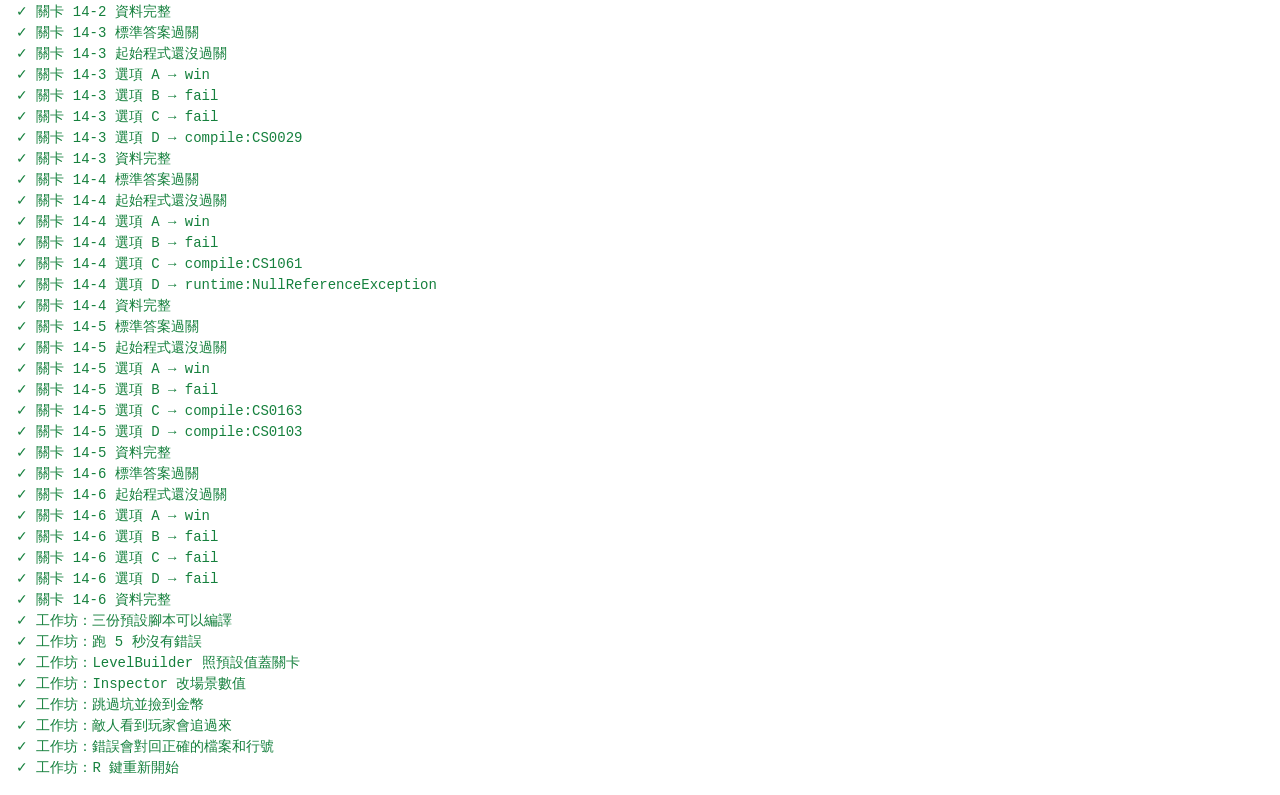
<file: tests.html>
<!doctype html>
<html lang="zh-Hant">
<head>
<meta charset="utf-8">
<title>C# 小勇者 測試</title>
<style>
  body { font: 14px/1.5 Consolas, monospace; margin: 16px; background: #fff; color: #111; }
  .pass { color: #15803d; }
  .fail { color: #b91c1c; font-weight: bold; }
  pre { white-space: pre-wrap; margin: 0 0 0 1.5em; color: #444; }
  #summary { font-size: 18px; margin-bottom: 12px; }
</style>
</head>
<body>
<div id="summary">執行中…</div>
<div id="out"></div>
<script src="js/interpreter.js"></script>
<script src="js/sprites.js"></script>
<script src="js/stage-grid.js"></script>
<script src="js/stage-unity.js"></script>
<script src="js/levels.js"></script>
<script src="js/levels-genres.js"></script>
<script src="js/workshop.js"></script>
<script>
(function () {
  const out = document.getElementById('out');
  const results = [];
  function report(name, ok, detail) {
    results.push({ name, ok, detail });
    const d = document.createElement('div');
    d.className = ok ? 'pass' : 'fail';
    d.textContent = (ok ? '✓ ' : '✗ ') + name;
    out.appendChild(d);
    if (!ok && detail) {
      const p = document.createElement('pre');
      p.textContent = detail;
      out.appendChild(p);
    }
  }
  function test(name, fn) {
    try {
      const r = fn();
      if (r === true || r === undefined) report(name, true);
      else report(name, false, String(r));
    } catch (e) {
      report(name, false, (e && e.stack) || String(e));
    }
  }
  const SPEC = { funcs: {
    MoveRight: CSQ.sig('void', ['int'], 0), MoveUp: CSQ.sig('void', ['int'], 0), SeeEnemy: CSQ.sig('bool', []), Say: CSQ.sig('void', ['?'])
  } };
  function run(code, opts) {
    opts = opts || {};
    const comp = CSQ.compile(code, { spec: opts.spec || SPEC, requireUsings: opts.requireUsings });
    if (!comp.ok) return { compile: comp.errors, warnings: comp.warnings };
    const logs = [];
    const calls = [];
    const funcs = {};
    Object.keys(SPEC.funcs).forEach((k) => { funcs[k] = (a) => { calls.push(k + '(' + a.join(',') + ')'); return k === 'SeeEnemy' ? true : undefined; }; });
    const rt = new CSQ.Runtime(comp.prog, { host: { funcs, log: (t) => logs.push(t) }, maxSteps: opts.maxSteps || 20000 });
    let err = null;
    try { rt.runMain(); } catch (e) { if (e instanceof CSQ.CsError) err = e; else throw e; }
    return { logs, calls, err, rt, comp, warnings: comp.warnings };
  }
  function expectLogs(code, want) {
    const r = run(code);
    if (r.compile) return 'compile error: ' + r.compile.map((e) => e.code + ' ' + e.message + ' @' + e.line + ':' + e.col).join('\n');
    if (r.err) return 'runtime: ' + r.err.code + ' ' + r.err.message;
    const got = r.logs.join('|');
    return got === want.join('|') ? true : `want ${JSON.stringify(want)} got ${JSON.stringify(r.logs)}`;
  }
  function expectCompile(code, codeWant, line, col) {
    const r = run(code);
    if (!r.compile) return 'compiled OK but expected ' + codeWant + (r.err ? ' (runtime ' + r.err.code + ')' : '');
    const e = r.compile[0];
    if (e.code !== codeWant) return `want ${codeWant} got ${e.code}: ${e.message}`;
    if (line && (e.line !== line || (col && e.col !== col))) return `want @${line}:${col} got @${e.line}:${e.col}`;
    return true;
  }
  function expectRuntime(code, codeWant) {
    const r = run(code);
    if (r.compile) return 'compile error: ' + r.compile.map((e) => e.code + ' ' + e.message).join('\n');
    if (!r.err) return 'no runtime error';
    return r.err.code === codeWant ? true : `want ${codeWant} got ${r.err.code}`;
  }

  /* ---------------- 直譯器 ---------------- */
  test('整數除法', () => expectLogs('int x = 7 / 2; Debug.Log(x);', ['3']));
  test('float 除法', () => expectLogs('Debug.Log(7 / 2f);', ['3.5']));
  test('float 精度 0.1f+0.2f', () => expectLogs('float a = 0.1f + 0.2f; Debug.Log(a);', ['0.3']));
  test('double 精度', () => expectLogs('double a = 0.1 + 0.2; Debug.Log(a);', ['0.30000000000000004']));
  test('bool 印成 True', () => expectLogs('bool b = true; Debug.Log(b); Debug.Log("a" + false);', ['True', 'aFalse']));
  test('字串插值與格式', () => expectLogs('float pi = 3.14159f; int hp = 5; Debug.Log($"HP:{hp} PI:{pi:F2}");', ['HP:5 PI:3.14']));
  test('for 迴圈', () => expectLogs('int s = 0; for (int i = 1; i <= 4; i++) { s += i; } Debug.Log(s);', ['10']));
  test('while + break', () => expectLogs('int i = 0; while (true) { i++; if (i == 3) break; } Debug.Log(i);', ['3']));
  test('foreach 陣列', () => expectLogs('int[] a = { 2, 3, 4 }; int s = 0; foreach (int x in a) s += x; Debug.Log(s); Debug.Log(a.Length);', ['9', '3']));
  test('List', () => expectLogs('List<string> b = new List<string>(); b.Add("劍"); b.Add("盾"); b.Remove("劍"); Debug.Log(b.Count); Debug.Log(b[0]); Debug.Log(b.Contains("盾"));', ['1', '盾', 'True']));
  test('List 初始化', () => expectLogs('var b = new List<int> { 1, 2, 3 }; Debug.Log(b.Count);', ['3']));
  test('switch', () => expectLogs('string w = "bow"; int d; switch (w) { case "sword": d = 10; break; case "bow": d = 6; break; default: d = 1; break; } Debug.Log(d);', ['6']));
  test('三元運算子', () => expectLogs('int hp = 0; string m = hp > 0 ? "活著" : "倒下"; Debug.Log(m);', ['倒下']));
  test('方法與回傳值', () => expectLogs('int Heal(int hp, int amount) { return Mathf.Min(hp + amount, 100); }\nDebug.Log(Heal(90, 30));', ['100']));
  test('類別、建構子、this', () => expectLogs('public class Enemy { public string name; public int hp; public Enemy(string name, int hp) { this.name = name; this.hp = hp; } public void Hit(int d) { hp -= d; } }\nEnemy e = new Enemy("史萊姆", 20); e.Hit(5); Debug.Log($"{e.name} {e.hp}");', ['史萊姆 15']));
  test('Vector 運算', () => expectLogs('Vector3 v = new Vector3(1, 2, 0) + Vector3.up; Debug.Log(v); Vector2 d = new Vector2(1, 1).normalized; Debug.Log(d.x > 0.7f);', ['(1.00, 3.00, 0.00)', 'True']));
  test('Mathf.Clamp（Unity 規則）', () => expectLogs('Debug.Log(Mathf.Clamp(10, 0, 5)); Debug.Log(Mathf.Clamp(2.5f, 0f, 1f));', ['5', '1']));
  test('=+ 是指定成正數', () => expectLogs('int s = 3; s =+ 1; Debug.Log(s);', ['1']));
  test('top-level 方法可用外層變數', () => expectLogs('int n = 2;\nvoid Twice() { n *= 2; }\nTwice(); Twice(); Debug.Log(n);', ['8']));
  test('呼叫指令', () => { const r = run('MoveRight();\nMoveRight(3);'); return r.calls.join(' ') === 'MoveRight() MoveRight(3)' || r.calls.join(' '); });

  test('CS1002 少分號（位置在上一行結尾）', () => expectCompile('MoveRight()\nMoveUp();', 'CS1002', 1, 12));
  test('CS1056 全形分號', () => expectCompile('MoveRight()；', 'CS1056'));
  test('CS0103 大小寫', () => expectCompile('moveRight();', 'CS0103'));
  test('CS0103 True', () => expectCompile('bool b = True;', 'CS0103'));
  test('CS0664 float 少 f', () => expectCompile('float s = 5.5;', 'CS0664', 1, 11));
  test('CS0266 float→int', () => expectCompile('int s = 2.5f;', 'CS0266'));
  test('CS0029 string→int', () => expectCompile('int s = "5";', 'CS0029'));
  test('CS0029 if (x = 5)', () => expectCompile('int x = 0; if (x = 5) { }', 'CS0029'));
  test('CS1012 單引號字串', () => expectCompile("string s = 'abc';", 'CS1012'));
  test('CS0201 少括號', () => expectCompile('MoveRight;', 'CS0201'));
  test('CS0201 比較當指令', () => expectCompile('int hp = 1; hp == 0;', 'CS0201'));
  test('CS0428 方法沒加括號', () => expectCompile('if (SeeEnemy) { }', 'CS0428'));
  test('CS0023 ! 方法群組', () => expectCompile('while (!SeeEnemy) { }', 'CS0023'));
  test('CS0163 switch 漏 break', () => expectCompile('int d = 0; switch (d) { case 1: d = 2; case 2: d = 3; break; }', 'CS0163'));
  test('CS0161 沒有 return', () => expectCompile('bool IsSafe() { if (true) { return true; } }\nIsSafe();', 'CS0161'));
  test('CS0127 void return 值', () => expectCompile('void A() { return 1; }', 'CS0127'));
  test('CS0128 重複宣告', () => expectCompile('int a = 1; int a = 2;', 'CS0128'));
  test('CS1061 List.Length', () => expectCompile('var b = new List<int>(); Debug.Log(b.Length);', 'CS1061'));
  test('CS0117 Debug.log', () => expectCompile('Debug.log("x");', 'CS0117'));
  test('CS1002 Python 的 //', () => expectCompile('int coins = 7;\nfloat half = coins // 2;\nDebug.Log(half);', 'CS1002', 2, 19));
  test('CS1955 少了 new', () => expectCompile('public class Slime { public Slime(int p) { } }\nSlime a = Slime(3);', 'CS1955'));
  test('CS0122 private 欄位', () => expectCompile('public class Slime { int power; }\nSlime a = new Slime(); a.power = 3;', 'CS0122'));
  test('CS0201 for 迭代器', () => expectCompile('for (int i = 0; i < 3; i + 1) { }', 'CS0201'));
  test('CS1624 非協程用 yield', () => expectCompile('public class A { void F() { yield return null; } }', 'CS1624'));
  test('CS1612 改 position.x', () => expectCompile('using UnityEngine;\npublic class H : MonoBehaviour { void Update() { transform.position.x += 1f; } }', 'CS1612'));
  test('CS0246 屬性拼錯', () => expectCompile('public class H : MonoBehaviour { [SerializeFeild] private float speed = 1f; }', 'CS0246'));
  test('CS0547 void Update 沒括號', () => expectCompile('public class H : MonoBehaviour { void Update { } }', 'CS0547'));
  test('CS0120 用類別名稱呼叫實例方法', () => expectCompile('GameManager.AddScore(1);', 'CS0120'));
  test('CS0618 velocity 過時（警告）', () => {
    const r = run('public class H : MonoBehaviour { private Rigidbody2D rb; void F() { rb.velocity = Vector2.zero; } }');
    if (r.compile) return 'compile error ' + r.compile[0].code;
    return r.warnings.some((w) => w.code === 'CS0618') || 'no warning';
  });
  test('CS0642 if 後的分號（警告）', () => {
    const r = run('int x = 1; if (x > 0); { x = 2; }');
    return (r.warnings && r.warnings.some((w) => w.code === 'CS0642')) || 'no warning';
  });
  test('using 檢查：Keyboard 需要 InputSystem', () => {
    const r = run('using UnityEngine;\npublic class H : MonoBehaviour { void Update() { if (Keyboard.current.dKey.isPressed) { } } }', { requireUsings: true });
    return (r.compile && r.compile[0].code === 'CS0103') || 'want CS0103';
  });
  test('Unity 物件可以當 bool', () => { const r = run('public class H : MonoBehaviour { void F() { if (Physics2D.OverlapCircle(Vector2.zero, 1f)) { } } }'); return !r.compile || r.compile[0].code; });

  test('IndexOutOfRange', () => expectRuntime('int[] a = { 1, 2 }; Debug.Log(a[2]);', 'IndexOutOfRangeException'));
  test('索引 -1', () => expectRuntime('int[] a = { 1, 2 }; Debug.Log(a[-1]);', 'IndexOutOfRangeException'));
  test('List 越界', () => expectRuntime('var a = new List<int>(); Debug.Log(a[0]);', 'ArgumentOutOfRangeException'));
  test('NullReference', () => expectRuntime('List<int> a = null; a.Add(1);', 'NullReferenceException'));
  test('除以 0', () => expectRuntime('int z = 0; Debug.Log(5 / z);', 'DivideByZeroException'));
  test('foreach 中修改 List', () => expectRuntime('var a = new List<int> { 1, 2 }; foreach (int x in a) { a.Add(x); }', 'InvalidOperationException'));
  test('無限迴圈 → 凍結', () => { const r = run('int i = 0; while (i < 10) { }'); return (r.err && r.err.kind === 'freeze') || 'no freeze'; });
  test('協程 enumerator', () => {
    const comp = CSQ.compile('using System.Collections;\nusing UnityEngine;\npublic class A : MonoBehaviour { IEnumerator Co() { Debug.Log(1); yield return new WaitForSeconds(1f); Debug.Log(2); } }', { spec: SPEC });
    if (!comp.ok) return comp.errors[0].message;
    const logs = [];
    const rt = new CSQ.Runtime(comp.prog, { host: { log: (t) => logs.push(t) } });
    const obj = rt.newInstance('A', null);
    const en = rt.invoke(obj, 'Co');
    if (!en || en.kind !== 'enumerator') return 'not enumerator';
    const g = en.make();
    const y1 = g.next();
    if (logs.join() !== '1' || !y1.value || y1.value.yr.kind !== 'wait') return 'first step wrong ' + logs.join();
    g.next();
    return logs.join() === '1,2' || logs.join();
  });
  test('事件 += -=', () => expectLogs('public class P { public event Action<int> OnHit; public void Hit() { OnHit?.Invoke(3); } }\npublic class U { public int got; public void Sub(P p) { p.OnHit += Show; } public void Unsub(P p) { p.OnHit -= Show; } void Show(int v) { got += v; Debug.Log(v); } }\nP p = new P(); U u = new U(); u.Sub(p); p.Hit(); u.Unsub(p); p.Hit(); Debug.Log(u.got);', ['3', '3']));

  /* ---------------- 新語法：enum、集合、Vector2Int ---------------- */
  test('enum 宣告與 switch', () => expectLogs('public enum Mode { Single, Spread }\nMode m = Mode.Single; Debug.Log(m); m = Mode.Spread; switch (m) { case Mode.Single: Debug.Log("一發"); break; case Mode.Spread: Debug.Log("散射"); break; } Debug.Log((int)m); Debug.Log(m == Mode.Spread);', ['Single', '散射', '1', 'True']));
  test('enum 預設值', () => expectLogs('public enum S { Idle, Run }\npublic class T { public S s; }\nT t = new T(); Debug.Log(t.s);', ['Idle']));
  test('CS0117 enum 沒有這個成員', () => expectCompile('public enum S { Idle }\nS s = S.Run;', 'CS0117'));
  test('CS0103 enum 成員沒加型別', () => expectCompile('public enum S { Idle, Run }\nS s = S.Idle; switch (s) { case Idle: break; }', 'CS0103'));
  test('Stack', () => expectLogs('using System.Collections.Generic;\nvar s = new Stack<int>(); s.Push(1); s.Push(2); Debug.Log(s.Peek()); Debug.Log(s.Pop()); Debug.Log(s.Count);', ['2', '2', '1']));
  test('Stack 空的時候 Pop', () => expectRuntime('var s = new Stack<int>(); s.Pop();', 'InvalidOperationException'));
  test('Queue', () => expectLogs('var q = new Queue<string>(); q.Enqueue("a"); q.Enqueue("b"); Debug.Log(q.Dequeue()); Debug.Log(q.Count); foreach (string x in q) Debug.Log(x);', ['a', '1', 'b']));
  test('Dictionary 讀寫與 ++', () => expectLogs('var d = new Dictionary<string, int>(); d["Stone"] = 3; d["Stone"]--; d.Add("Wood", 2); Debug.Log(d["Stone"]); Debug.Log(d.ContainsKey("Wood")); Debug.Log(d.Count);', ['2', 'True', '2']));
  test('Dictionary TryGetValue', () => expectLogs('var d = new Dictionary<string, int>(); d["a"] = 5; if (d.TryGetValue("a", out int v)) Debug.Log(v); Debug.Log(d.TryGetValue("b", out int w)); Debug.Log(w);', ['5', 'False', '0']));
  test('Dictionary 找不到 key', () => expectRuntime('var d = new Dictionary<string, int>(); Debug.Log(d["x"]);', 'KeyNotFoundException'));
  test('Dictionary foreach', () => expectLogs('var d = new Dictionary<string, int>(); d["a"] = 1; d["b"] = 2; foreach (var kv in d) Debug.Log(kv.Key + "=" + kv.Value);', ['a=1', 'b=2']));
  test('CS0019 字元和字串比較', () => expectCompile('string s = "#"; char c = s[0]; if (c == "#") { }', 'CS0019'));
  test('Vector2Int 運算', () => expectLogs('Vector2Int p = new Vector2Int(1, 2); p += Vector2Int.right; Debug.Log(p); Debug.Log(p * 2); Debug.Log(p == new Vector2Int(2, 2)); Vector2 f = p; Debug.Log(f);', ['(2, 2)', '(4, 4)', 'True', '(2.00, 2.00)']));
  test('CS0029 Vector2 不能直接變 Vector2Int', () => expectCompile('Vector2Int p = Vector2Int.zero; Vector2 d = Vector2.up; p += d;', 'CS0029'));
  test('CS0411 泛型方法沒指定型別', () => expectCompile('public class D { }\nD d = JsonUtility.FromJson("{}");', 'CS0411'));

  /* ---------------- 關卡 ---------------- */
  if (window.CSQLevels && window.CSQLevelTest) window.CSQLevelTest(test, report);

  /* ---------------- 工作坊 ---------------- */
  if (window.CSQWorkshop) {
    const WS = window.CSQWorkshop;
    const solidCount = (w) => w.solid.reduce((s, row) => s + row.filter(Boolean).length, 0);
    const hazardCount = (w) => w.hazard.reduce((s, row) => s + row.filter(Boolean).length, 0);
    const alive = (w, tag) => w.entities.filter((e) => !e.destroyed && e.tag === tag);
    const errText = (r) => (r.compile && !r.compile.ok ? r.compile.errors.map((e) => `${e.file}(${e.line}) ${e.code} ${e.message}`).join('\n') : '');
    test('工作坊：三份預設腳本可以編譯', () => { const c = WS.compileAll({}); return c.ok || c.errors.map((e) => `${e.file}(${e.line}) ${e.code} ${e.message}`).join('\n'); });
    test('工作坊：跑 5 秒沒有錯誤', () => {
      const r = WS.simulate({}, { duration: 5 });
      if (!r.world) return errText(r);
      if (r.world.frozen) return 'freeze';
      return r.world.errors.length === 0 || r.world.errors.map((e) => e.code + ' ' + e.message).join('\n');
    });
    test('工作坊：LevelBuilder 照預設值蓋關卡', () => {
      const w = WS.simulate({}, { duration: 0.1 }).world;
      const got = { ground: solidCount(w), spikes: hazardCount(w), coins: alive(w, 'Coin').length, enemies: alive(w, 'Enemy').length, goals: alive(w, 'Finish').length };
      const want = { ground: 19, spikes: 1, coins: 5, enemies: 1, goals: 1 };
      return JSON.stringify(got) === JSON.stringify(want) || `want ${JSON.stringify(want)} got ${JSON.stringify(got)}`;
    });
    test('工作坊：Inspector 改場景數值', () => {
      const w = WS.simulate({}, { duration: 0.1, inspector: { Builder: { pitWidth: 5, coinCount: 7, enemyCount: 3, groundHeight: 2 } } }).world;
      const got = { ground: solidCount(w), coins: alive(w, 'Coin').length, enemies: alive(w, 'Enemy').length };
      const want = { ground: 34, coins: 7, enemies: 3 };
      return JSON.stringify(got) === JSON.stringify(want) || `want ${JSON.stringify(want)} got ${JSON.stringify(got)}`;
    });
    test('工作坊：跳過坑並撿到金幣', () => {
      const w = WS.simulate({}, { duration: 1.85, input: [[0.1, 1.85, 'd'], [0.98, 1.06, 'space']] }).world;
      if (w.player.dead) return '勇者' + w.player.deathReason;
      if (w.gm.gameOvers) return 'Game Over';
      if (w.player.x < 11.5) return `勇者停在 x=${w.player.x.toFixed(2)}，沒有跳過坑`;
      return w.gm.score >= 2 || `只撿到 ${w.gm.score} 枚金幣`;
    });
    test('工作坊：敵人看到玩家會追過來', () => {
      const w = WS.simulate({}, { duration: 1, inspector: { Enemy: { chaseRange: 20 } } }).world;
      const e = alive(w, 'Enemy')[0];
      if (!e) return '沒有敵人';
      if (e.x > 12.5) return `敵人在 x=${e.x.toFixed(2)}，沒有往玩家移動`;
      return (e.color.r === 1 && e.color.g === 0) || '追擊時沒有變紅';
    });
    test('工作坊：錯誤會對回正確的檔案和行號', () => {
      const bad = WS.FILES[1].code.replace('rb = GetComponent<Rigidbody2D>();', 'rb = GetComponent<Rigidbody2D>()');
      const c = WS.compileAll({ player: bad });
      if (c.ok) return '應該要有錯誤';
      const e = c.errors[0];
      return (e.file === 'PlayerController.cs' && e.line === 19 && e.code === 'CS1002') || `${e.file}(${e.line}) ${e.code}`;
    });
    test('工作坊：R 鍵重新開始', () => {
      const w = WS.simulate({}, { duration: 1, input: [[0.5, 0.6, 'r']] }).world;
      return w.stats.reloads === 1 || `reloads=${w.stats.reloads}`;
    });
  }

  const bad = results.filter((r) => !r.ok).length;
  const sum = document.getElementById('summary');
  sum.textContent = bad ? `✗ ${bad} 個失敗，共 ${results.length} 個` : `✓ 全部 ${results.length} 個通過`;
  sum.className = bad ? 'fail' : 'pass';
  window.__testResults = { total: results.length, failed: results.filter((r) => !r.ok).map((r) => r.name + ': ' + (r.detail || '')) };
})();
</script>
</body>
</html>
</file>
<file: css/pixel.css>
/* =========================================================
 * 8-bit 像素 RPG 外觀：遊戲（index.html）和手冊（handbook.html）共用
 * 放在各頁 <style> 之後載入，覆蓋原本的配色和元件樣式。
 * 中文像素字：俐方體 11 號（Cubic 11），SIL Open Font License，見 fonts/OFL.txt
 * ========================================================= */
@font-face {
  font-family: "Cubic 11";
  src: url("../fonts/Cubic_11.woff2") format("woff2");
  font-display: swap;
}

/* ---------- 白天：羊皮紙視窗 ---------- */
:root {
  --bg: #E6D6AC;
  --surface: #F6E7C1;
  --surface-2: #EEDBAA;
  --ink: #2A1E12;
  --muted: #6B5640;
  --line: #C9B184;
  --grid: rgba(90, 60, 20, 0.07);
  --star: rgba(90, 60, 20, 0.16);
  --frame: #3A2A1A;
  --frame-out: #FFF6DC;
  --drop: rgba(58, 42, 26, 0.28);
  --title: #3A2A1A;
  --title-shadow: #D9BE7E;
  --accent: #1F4FC8;
  --accent-ink: #FFFFFF;
  --accent-soft: #D3DCF2;
  --coin: #A86F00;
  --coin-soft: #F2DC94;
  --good: #2C7A34;
  --good-ink: #FFFFFF;
  --good-soft: #D2E6BC;
  --bad: #B8322A;
  --bad-ink: #FFFFFF;
  --bad-soft: #F1CDBB;
  --warn: #8E5A00;
  --warn-soft: #F3DEA4;
  --code-bg: #10143A;
  --code-head: #1A2054;
  --code-fg: #E8ECF8;
  --code-line: #2C3474;
  --code-muted: #8A93C0;
  --font-pixel: "Cubic 11", "Pixelify Sans", "Noto Sans TC", "Microsoft JhengHei", sans-serif;
  --font-display: var(--font-pixel);
  --radius: 4px;
  color-scheme: light;
}
/* ---------- 夜晚：深藍 RPG 視窗 ---------- */
@media (prefers-color-scheme: dark) {
  :root:not([data-theme="light"]) {
    --bg: #0B0F2E;
    --surface: #141A4A;
    --surface-2: #1C2460;
    --ink: #F4F4F4;
    --muted: #AEB5DC;
    --line: #3A4490;
    --grid: rgba(255, 255, 255, 0.035);
    --star: rgba(255, 255, 255, 0.55);
    --frame: #F4F4F4;
    --frame-out: #000000;
    --drop: rgba(0, 0, 0, 0.45);
    --title: #F8D030;
    --title-shadow: #000000;
    --accent: #58D8F8;
    --accent-ink: #0B0F2E;
    --accent-soft: #17336E;
    --coin: #F8D030;
    --coin-soft: #3A3414;
    --good: #58D858;
    --good-ink: #08240C;
    --good-soft: #123A1E;
    --bad: #F86060;
    --bad-ink: #2A0606;
    --bad-soft: #401622;
    --warn: #F8B830;
    --warn-soft: #3A2C10;
    --code-bg: #070A22;
    --code-head: #10163E;
    --code-fg: #E8ECF8;
    --code-line: #262E6A;
    --code-muted: #8A93C0;
    color-scheme: dark;
  }
}
:root[data-theme="dark"] {
  --bg: #0B0F2E;
  --surface: #141A4A;
  --surface-2: #1C2460;
  --ink: #F4F4F4;
  --muted: #AEB5DC;
  --line: #3A4490;
  --grid: rgba(255, 255, 255, 0.035);
  --star: rgba(255, 255, 255, 0.55);
  --frame: #F4F4F4;
  --frame-out: #000000;
  --drop: rgba(0, 0, 0, 0.45);
  --title: #F8D030;
  --title-shadow: #000000;
  --accent: #58D8F8;
  --accent-ink: #0B0F2E;
  --accent-soft: #17336E;
  --coin: #F8D030;
  --coin-soft: #3A3414;
  --good: #58D858;
  --good-ink: #08240C;
  --good-soft: #123A1E;
  --bad: #F86060;
  --bad-ink: #2A0606;
  --bad-soft: #401622;
  --warn: #F8B830;
  --warn-soft: #3A2C10;
  --code-bg: #070A22;
  --code-head: #10163E;
  --code-fg: #E8ECF8;
  --code-line: #262E6A;
  --code-muted: #8A93C0;
  color-scheme: dark;
}

/* ---------- 底圖：星空 + 淡格線 ---------- */
body {
  background-color: var(--bg);
  background-image:
    radial-gradient(circle at 14px 22px, var(--star) 1px, transparent 1.6px),
    radial-gradient(circle at 92px 70px, var(--star) 1.4px, transparent 2px),
    radial-gradient(circle at 150px 12px, var(--star) 1px, transparent 1.6px),
    linear-gradient(var(--grid) 1px, transparent 1px),
    linear-gradient(90deg, var(--grid) 1px, transparent 1px);
  background-size: 180px 120px, 180px 120px, 180px 120px, 32px 32px, 32px 32px;
  scrollbar-color: var(--frame) var(--surface-2);
}
:focus-visible { outline: 3px solid var(--accent); outline-offset: 3px; border-radius: 2px; }
code { border-radius: 2px; }

/* ---------- 像素字 ---------- */
h1, h2, h3,
.btn, .tab, .chip, .tag, .node, .key, .switch, .menu-btn, .copy,
.logo, .top-stars, .panel-head, .world-no, .world-name, .goal-tag, .result-title, .verdict b,
.choice-letter, .lv-id, .lv-link, .levels-title, .eyebrow, .brand-mark, .xp-label, .q-no, .quiz-score {
  font-family: var(--font-pixel);
  font-weight: 400;
  font-synthesis: none; /* 像素字沒有粗體，不要讓瀏覽器硬加粗 */
  letter-spacing: 0.02em;
}
h1 { color: var(--title); text-shadow: 3px 3px 0 var(--title-shadow); }

/* ---------- RPG 對話視窗：粗框 + 外圈 + 像素陰影 ---------- */
.world, .brief, .panel, .editor, .choice, .result, .dialog, .stage-wrap,
.levels, .box, .tbl, .code, .console, .px-win {
  border: 3px solid var(--frame);
  border-radius: 4px;
  box-shadow: 0 0 0 3px var(--frame-out), 6px 6px 0 3px var(--drop);
}
.result.win { border-color: var(--good); }
.result.lose { border-color: var(--bad); animation: px-shake 0.36s steps(6) 1; }
.result.info { border-color: var(--warn); }
.panel-head, .editor-head, .choice-head, .code-head, .console-head { border-bottom-width: 2px; }

/* ---------- 像素按鈕：粗框 + 立體邊，按下會陷進去 ---------- */
.btn, .menu-btn, .key, .opt, .copy {
  border: 3px solid var(--frame);
  border-radius: 3px;
  box-shadow: inset -3px -3px 0 rgba(0, 0, 0, 0.22), inset 3px 3px 0 rgba(255, 255, 255, 0.14);
  transition: none;
}
.btn:hover, .menu-btn:hover { border-color: var(--frame); filter: brightness(1.12); }
.btn:active, .menu-btn:active, .key:active, .key.down, .opt:active:not(:disabled) {
  transform: translateY(2px);
  box-shadow: inset 3px 3px 0 rgba(0, 0, 0, 0.25);
}
.btn-sm { border-width: 2px; }
.btn-run { color: var(--good-ink); }
.btn-stop { color: var(--bad-ink); }
.btn-ghost { box-shadow: none; }
.opt, .copy { border-width: 2px; }
.opt:hover:not(:disabled) { border-color: var(--accent); }
.opt.right { border-color: var(--good); }
.opt.wrong { border-color: var(--bad); }

/* 方形像素標籤 */
.chip, .tag { border-radius: 2px; border: 2px solid currentColor; padding: 0 7px; }

/* ---------- ▶ 選單游標 ---------- */
.node, .lv-link { position: relative; }
.node::before, .lv-link::before {
  content: "▶";
  position: absolute;
  left: 5px;
  font-size: 10px;
  line-height: 1;
  color: var(--accent);
  opacity: 0;
  pointer-events: none;
}
.node::before { top: 11px; }
.lv-link::before { top: 50%; margin-top: -5px; left: 2px; }
.node:hover:not(:disabled)::before, .node:focus-visible::before, .node.next::before,
.lv-link:hover::before, .lv-link:focus-visible::before, .lv-link[aria-current="page"]::before { opacity: 1; }
.node.next::before, .lv-link[aria-current="page"]::before { animation: px-blink 1s steps(1) infinite; }

/* =========================================================
 * 遊戲頁
 * ========================================================= */
.top, .topbar { border-bottom: 3px solid var(--frame); box-shadow: 0 3px 0 var(--frame-out); }
.logo { font-size: 1.35rem; }
.logo span { color: var(--title); }
.logo canvas { width: 28px; height: 28px; }
.top-stars {
  border: 2px solid var(--frame); border-radius: 3px; background: var(--surface-2);
  padding: 1px 10px; color: var(--ink);
}
.top-stars b { font-family: var(--font-pixel); color: var(--coin); }

.map-head h1 { font-size: 2rem; }
.world-no { color: var(--coin); }
.world-name { font-size: 1.15rem; }
.genre-head { padding-top: 26px; }
.genre-head h2 {
  justify-self: start; background: var(--frame); color: var(--surface);
  padding: 4px 16px; border-radius: 2px; box-shadow: 0 0 0 3px var(--frame-out); font-size: 1.2rem;
}
.genre-head h2::before { content: "★ "; color: var(--coin); }
.node {
  border: 2px solid var(--line); border-radius: 3px; padding: 7px 10px 7px 20px; background: var(--surface-2);
}
.node:hover:not(:disabled) { border-color: var(--accent); }
.node-title { font-weight: 400; }
.node-id { font-family: var(--font-pixel); color: var(--muted); }
.node.done { background: var(--coin-soft); border-color: var(--coin); }
.node.next { border-color: var(--accent); box-shadow: 0 0 0 2px var(--accent-soft); }
.node-stars { color: var(--line); }

.lv-id { color: var(--coin); }
.lv-bar h1 { font-size: 1.45rem; }
.stage-wrap { background: #0B0F2E; }
.tabs { border: 3px solid var(--frame); border-radius: 3px; padding: 2px; }
.tab { border-radius: 2px; font-weight: 400; }
.choices { gap: 16px; }
.key { min-width: 48px; }

/* 說明卡 = NPC 對話框 */
.brief.npc { position: relative; grid-template-columns: 52px minmax(0, 1fr); align-items: start; padding-bottom: 20px; }
.brief.npc::after {
  content: "▼"; position: absolute; right: 12px; bottom: 4px; font-size: 11px; color: var(--ink);
  animation: px-blink 1s steps(1) infinite;
}
.npc-face {
  width: 48px; height: 48px; image-rendering: pixelated;
  border: 2px solid var(--frame); border-radius: 2px; background: var(--surface-2);
}
.brief-body { display: grid; gap: 10px; min-width: 0; }
.goal { border-radius: 2px; border-left: 4px solid var(--accent); }

.dialog-bg { background: rgba(0, 0, 0, 0.6); }
.hint { border-radius: 3px; border-width: 2px; }

/* 音效開關 */
.px-sound[aria-pressed="false"] { opacity: 0.6; text-decoration: line-through; }
.menu-btn.px-sound { display: inline-block; }
.topbar .px-sound { margin-left: auto; }
.topbar .xp { margin-left: 0; }

/* =========================================================
 * 手冊
 * ========================================================= */
.brand-mark span { color: var(--title); }
.xp-label b { font-family: var(--font-pixel); color: var(--coin); }
.xp-bar i { border: 2px solid var(--line); border-radius: 0; }
.xp-bar i.on { background: var(--coin); border-color: var(--frame); }
.levels-title { color: var(--coin); font-size: 0.9rem; }
.lv-link { border-radius: 2px; padding-left: 16px; }
.lv-link[aria-current="page"] { background: var(--accent-soft); }
.coin { border-radius: 3px; }
.coin.on { background: var(--coin); border-color: var(--frame); box-shadow: inset -3px -3px 0 rgba(0, 0, 0, 0.2); }
.eyebrow {
  justify-self: start; background: var(--frame); color: var(--surface);
  padding: 2px 12px; border-radius: 2px; box-shadow: 0 0 0 3px var(--frame-out);
}
.lede { color: var(--muted); }
.tbl th { font-family: var(--font-pixel); }
details.answer { border: 2px dashed var(--line); border-radius: 3px; }
.steps-list > li::before { border-radius: 2px; border: 2px solid var(--accent); }
.flow .step, .flow .loop { border-radius: 2px; border-width: 2px; }
.kbd { border-radius: 2px; border-width: 2px; border-bottom-width: 3px; }
.quiz-foot { border-top: 2px dashed var(--line); }
.chapter-foot { border-top: 3px solid var(--frame); }

/* =========================================================
 * 開場畫面（固定是夜空配色，和主題無關）
 * ========================================================= */
.px-title {
  position: fixed; inset: 0; z-index: 100;
  display: grid; place-items: center; padding: 24px 16px;
  background-color: #0B0F2E;
  background-image:
    radial-gradient(circle at 14px 22px, rgba(255, 255, 255, 0.7) 1px, transparent 1.6px),
    radial-gradient(circle at 92px 70px, rgba(255, 255, 255, 0.5) 1.4px, transparent 2px),
    radial-gradient(circle at 150px 12px, rgba(255, 255, 255, 0.6) 1px, transparent 1.6px);
  background-size: 180px 120px;
  color: #F4F4F4; text-align: center; cursor: pointer;
}
.px-title-in { display: grid; gap: 18px; justify-items: center; }
.px-title-art { display: flex; gap: 18px; align-items: flex-end; }
.px-title-art canvas { width: 72px; height: 72px; image-rendering: pixelated; animation: px-bob 0.8s steps(1) infinite; }
.px-title-art canvas:nth-child(2) { width: 40px; height: 40px; animation-delay: 0.2s; }
.px-title-art canvas:nth-child(3) { animation-delay: 0.4s; }
.px-title h1 {
  margin: 0; font-family: var(--font-pixel); font-weight: 400;
  font-size: clamp(44px, 12vw, 96px); line-height: 1.1;
  color: #F8D030; text-shadow: 5px 5px 0 #000, -2px -2px 0 #B04A10;
}
.px-title-sub { font-family: var(--font-pixel); color: #AEB5DC; font-size: clamp(15px, 3.6vw, 20px); }
.px-title-press {
  margin-top: 10px; font-family: "Pixelify Sans", var(--font-pixel); font-size: clamp(20px, 5vw, 28px);
  color: #FFFFFF; letter-spacing: 0.08em; animation: px-blink 1s steps(1) infinite;
}
.px-title-hint { font-size: 13px; color: #8A93C0; }
.px-title.out { animation: px-fade 0.3s steps(3) forwards; }

/* =========================================================
 * STAGE CLEAR
 * ========================================================= */
.px-clear-bg { position: fixed; inset: 0; z-index: 90; display: grid; place-items: center; padding: 16px; background: rgba(0, 0, 0, 0.62); }
.px-clear {
  background: var(--surface); color: var(--ink);
  width: 100%; max-width: 460px; padding: 26px 22px 22px;
  display: grid; gap: 16px; justify-items: center; text-align: center;
}
.px-clear-title {
  margin: 0; display: flex; flex-wrap: wrap; justify-content: center;
  font-family: "Pixelify Sans", var(--font-pixel); font-weight: 700;
  font-size: clamp(32px, 9vw, 48px); line-height: 1.1;
  color: var(--title); text-shadow: 4px 4px 0 var(--title-shadow);
}
.px-clear-title span { display: inline-block; animation: px-drop 0.42s steps(6) both; animation-delay: calc(var(--i) * 55ms); }
.px-clear-title .sp { width: 0.4em; }
.px-clear-stars { display: flex; gap: 12px; font-size: 46px; line-height: 1; }
.px-clear-stars span { color: var(--line); }
.px-clear-stars span.on { color: var(--coin); text-shadow: 3px 3px 0 var(--title-shadow); animation: px-pop 0.3s steps(3) both; }
.px-clear p { color: var(--muted); max-width: 36ch; }
.px-clear-row { display: flex; gap: 10px; flex-wrap: wrap; justify-content: center; }

/* LEVEL UP 小提示（手冊） */
.px-toast {
  position: fixed; left: 50%; bottom: 28px; z-index: 80;
  background: var(--surface); color: var(--title); text-shadow: 2px 2px 0 var(--title-shadow);
  font-family: var(--font-pixel); font-size: 1.25rem; padding: 10px 22px; white-space: nowrap;
  transform: translateX(-50%); animation: px-toast 2.4s steps(12) forwards;
}

/* ---------- 動畫 ---------- */
@keyframes px-blink { 50% { opacity: 0; } }
@keyframes px-bob { 50% { transform: translateY(-6px); } }
@keyframes px-fade { to { opacity: 0; visibility: hidden; } }
@keyframes px-drop { from { opacity: 0; transform: translateY(-48px); } to { opacity: 1; transform: none; } }
@keyframes px-pop { 0% { transform: scale(0.3); } 60% { transform: scale(1.35); } 100% { transform: scale(1); } }
@keyframes px-shake { 20% { transform: translateX(-6px); } 40% { transform: translateX(6px); } 60% { transform: translateX(-4px); } 80% { transform: translateX(4px); } }
@keyframes px-toast {
  0% { opacity: 0; transform: translate(-50%, 16px); }
  12%, 82% { opacity: 1; transform: translate(-50%, 0); }
  100% { opacity: 0; transform: translate(-50%, 0); }
}
@media (prefers-reduced-motion: reduce) {
  *, *::before, *::after { animation: none !important; }
}

@media (max-width: 720px) {
  .map-head h1 { font-size: 1.6rem; }
  .brief.npc { grid-template-columns: 40px minmax(0, 1fr); }
  .npc-face { width: 36px; height: 36px; }
  .logo { font-size: 1.15rem; }
  .px-sound-label { display: none; }
  .top-in, .topbar-inner { gap: 8px; }
  .top-stars { padding: 1px 6px; gap: 4px; }
}
</file>
